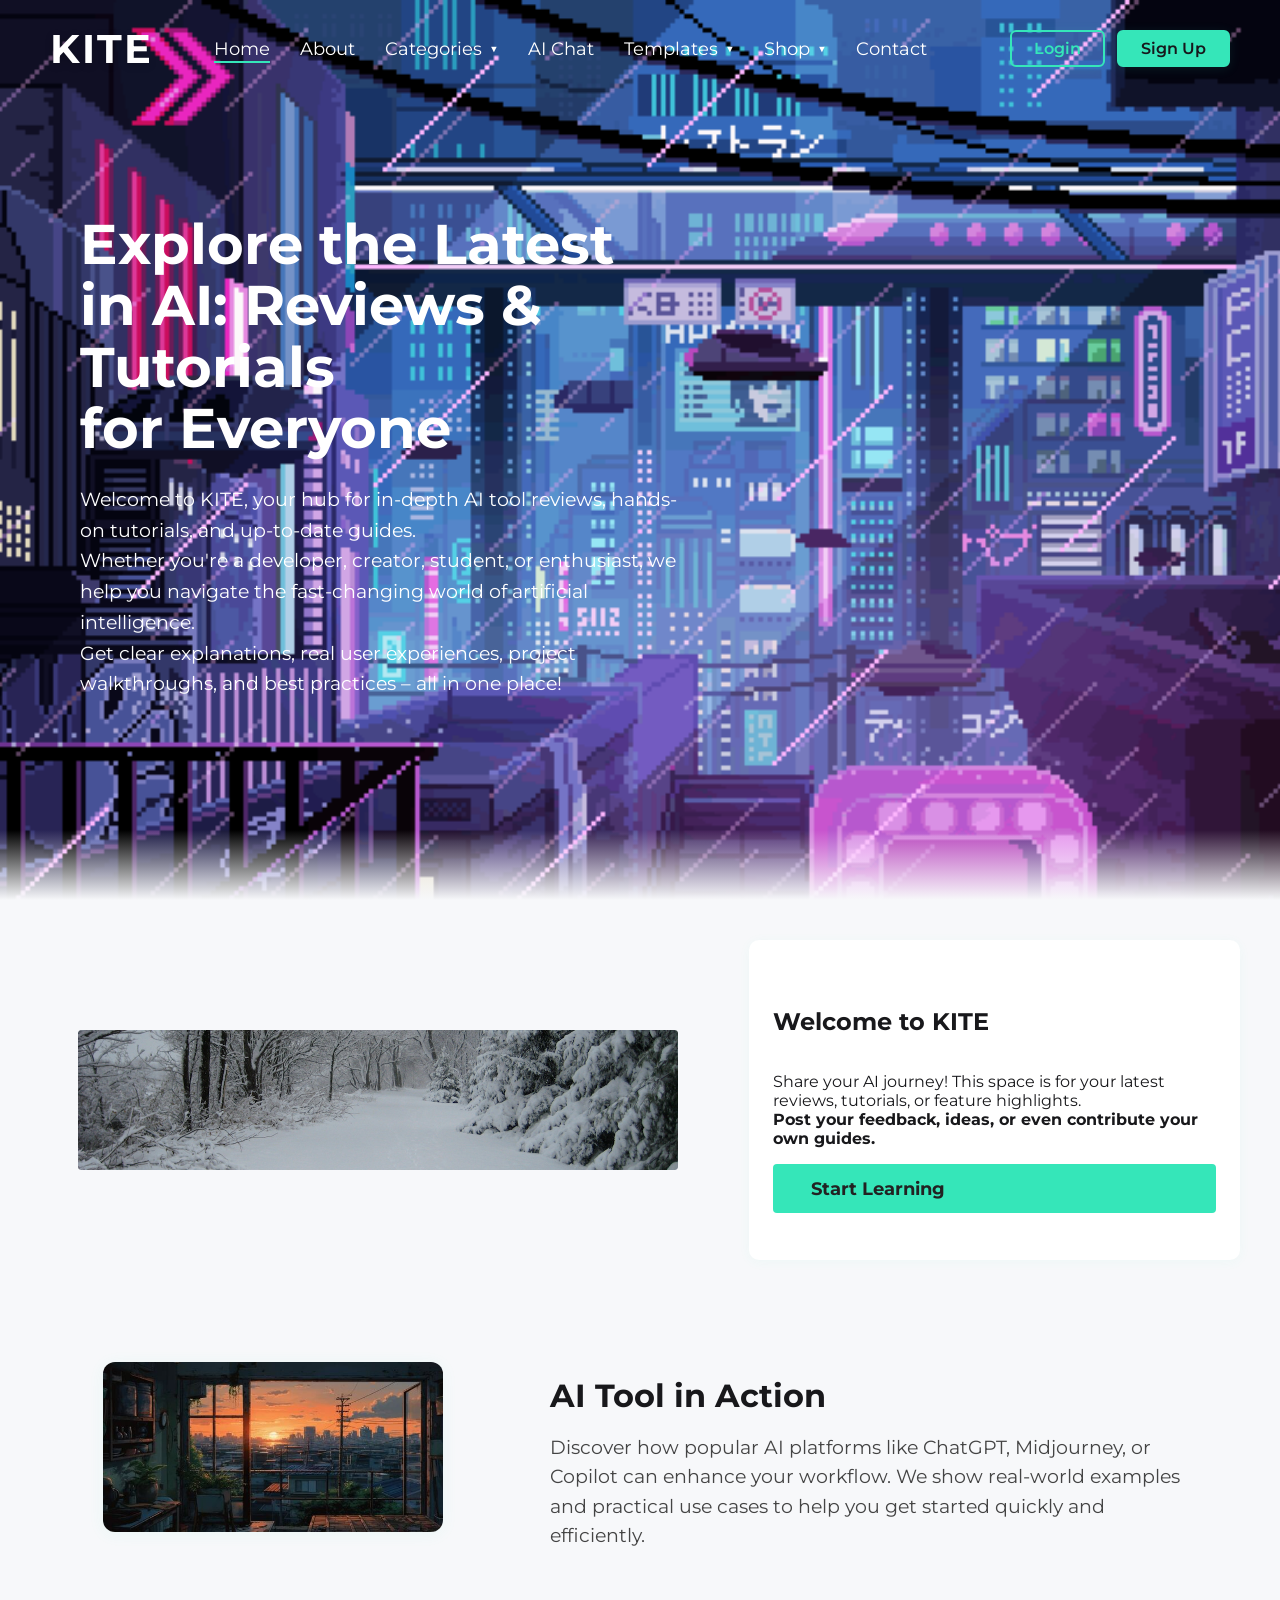
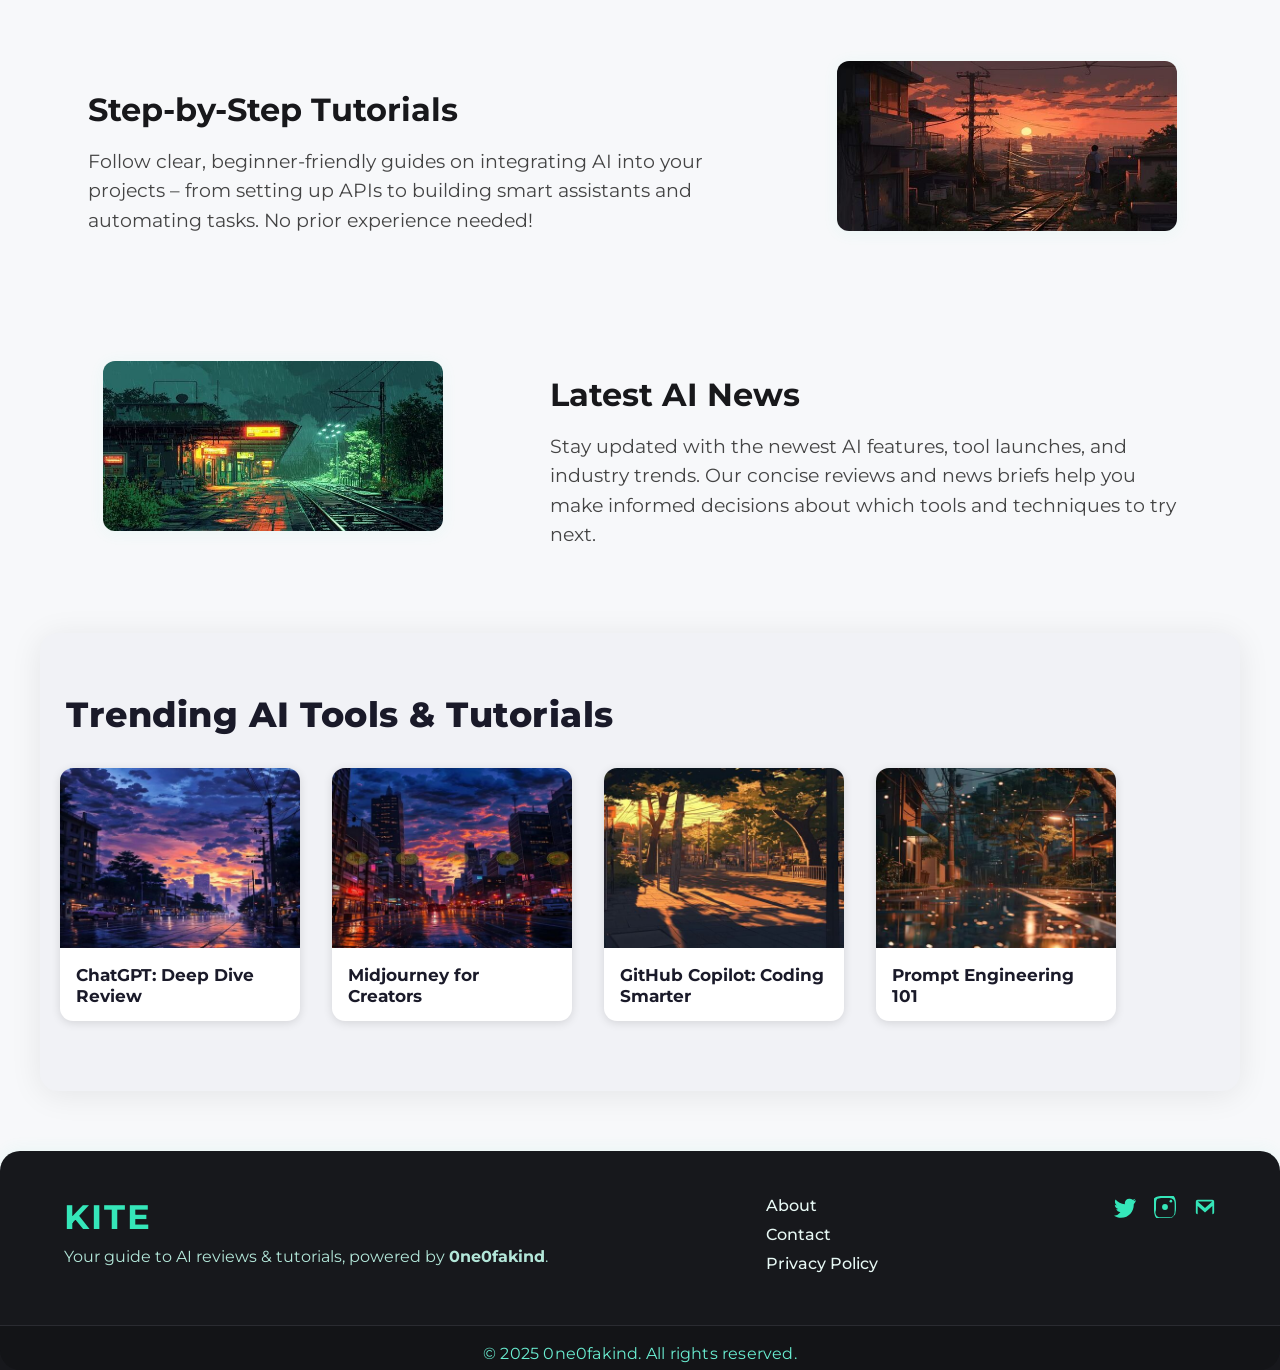
<file: index.html>
<!DOCTYPE html>
<html lang="en">
<head>
  <meta charset="UTF-8">
  <title>KITE – AI Reviews & Tutorials</title>
  <meta name="viewport" content="width=device-width, initial-scale=1.0">
  <link href="styles.css" rel="stylesheet">
  <link href="https://fonts.googleapis.com/css?family=Montserrat:400,700&display=swap" rel="stylesheet">
</head>
<body>
  <!-- Navbar -->
  <nav class="navbar">
    <div class="logo">KITE</div>
    <button class="nav-toggle" aria-label="Open menu">&#9776;</button>
    <ul class="nav-links">
      <li><a href="index.html" class="active">Home</a></li>
      <li><a href="about.html">About</a></li>
      <li class="dropdown">
        <button class="dropdown-toggle">Categories<span>&#x25BC;</span></button>
        <ul class="dropdown-menu">
          <li><a href="#">AI Tools</a></li>
          <li><a href="#">AI Tutorials</a></li>
          <li><a href="#">Productivity</a></li>
          <li><a href="#">Coding with AI</a></li>
          <li><a href="/web_dev/AI Chat/ai-assistant.html">AI Chat</a></li>
        </ul>
      </li>
      <li><a href="#">AI Chat</a></li>
      <li class="dropdown">
        <button class="dropdown-toggle">Templates <span>&#x25BC;</span></button>
        <ul class="dropdown-menu">
          <li><a href="#">Prompt Templates</a></li>
          <li><a href="#">Project Setups</a></li>
          <li><a href="#">API Integrations</a></li>
        </ul>
      </li>
      <li class="dropdown">
        <button class="dropdown-toggle">Shop <span>&#x25BC;</span></button>
        <ul class="dropdown-menu">
          <li><a href="#">Buy AI Guides</a></li>
          <li><a href="#">Purchase Tutorials</a></li>
          <li><a href="#">AI Resources</a></li>
        </ul>
      </li>
      <li><a href="contact.html">Contact</a></li>
    </ul>
    <div class="auth-actions">
      <a href="/web_dev/Login/login.html" class="auth-btn login-btn">Login</a>
      <a href="/web_dev/Signup/signup.html" class="auth-btn signup-btn">Sign Up</a>
    </div>
  </nav>

  <!-- Hero section with static background -->
  <section class="hero">
    <div class="hero-bg-static"></div>
    <div class="hero-content">
      <h1>Explore the Latest in AI: Reviews &amp; Tutorials<br>for Everyone</h1>
      <p>
        Welcome to KITE, your hub for in-depth AI tool reviews, hands-on tutorials, and up-to-date guides.<br>
        Whether you're a developer, creator, student, or enthusiast, we help you navigate the fast-changing world of artificial intelligence.<br>
        Get clear explanations, real user experiences, project walkthroughs, and best practices – all in one place!
      </p>
    </div>
    <div class="hero-fade-bottom"></div>
  </section>

  <!-- Slider + Content Side by Side Section -->
  <section class="slider-content-row">
    <!-- Left: Slider area -->
    <div class="slider-col">
      <div class="gallery-slider">
        <div class="gallery-main">
          <img id="mainImage" src="1.jpg" alt="Gallery Image">
        </div>
      </div>
    </div>
    <!-- Right: Content area -->
    <div class="content-col">
      <h2>Welcome to KITE</h2>
      <p>
        Share your AI journey! This space is for your latest reviews, tutorials, or feature highlights.<br>
        <strong>Post your feedback, ideas, or even contribute your own guides.</strong>
      </p>
      <a href="#" class="cta-btn">Start Learning</a>
    </div>
  </section>

  <!-- Alternating Info Rows -->
  <section class="info-row">
    <div class="info-image">
      <img src="c1.jpg" alt="AI Tool in Action">
    </div>
    <div class="info-text">
      <h3>AI Tool in Action</h3>
      <p>Discover how popular AI platforms like ChatGPT, Midjourney, or Copilot can enhance your workflow. We show real-world examples and practical use cases to help you get started quickly and efficiently.</p>
    </div>
  </section>

  <section class="info-row reverse">
    <div class="info-image">
      <img src="c2.jpg" alt="Step-by-Step Tutorials">
    </div>
    <div class="info-text">
      <h3>Step-by-Step Tutorials</h3>
      <p>Follow clear, beginner-friendly guides on integrating AI into your projects – from setting up APIs to building smart assistants and automating tasks. No prior experience needed!</p>
    </div>
  </section>

  <section class="info-row">
    <div class="info-image">
      <img src="c3.jpg" alt="Latest AI News">
    </div>
    <div class="info-text">
      <h3>Latest AI News</h3>
      <p>Stay updated with the newest AI features, tool launches, and industry trends. Our concise reviews and news briefs help you make informed decisions about which tools and techniques to try next.</p>
    </div>
  </section>

  <!-- Trending Section (Game-style Cards) -->
  <section class="trending-section-alt">
    <h2 class="trending-headline">Trending AI Tools & Tutorials</h2>
    <div class="trending-cards-row">
      <div class="trend-card-alt">
        <img src="T1.jpg" alt="ChatGPT Review">
        <div class="trend-card-alt-info">
          <h3>ChatGPT: Deep Dive Review</h3>
        </div>
      </div>
      <div class="trend-card-alt">
        <img src="T2.jpg" alt="Midjourney Guide">
        <div class="trend-card-alt-info">
          <h3>Midjourney for Creators</h3>
        </div>
      </div>
      <div class="trend-card-alt">
        <img src="T3.jpg" alt="Copilot Coding">
        <div class="trend-card-alt-info">
          <h3>GitHub Copilot: Coding Smarter</h3>
        </div>
      </div>
      <div class="trend-card-alt">
        <img src="T4.jpg" alt="Prompt Engineering">
        <div class="trend-card-alt-info">
          <h3>Prompt Engineering 101</h3>
        </div>
      </div>
      <!-- Add more cards as needed -->
    </div>
  </section>

  <!-- Footer Start -->
  <footer class="site-footer">
    <div class="footer-container">
      <div class="footer-brand">
        <span class="footer-logo">KITE</span>
        <p class="footer-description">
          Your guide to AI reviews & tutorials, powered by <strong>0ne0fakind</strong>.
        </p>
      </div>
      <nav class="footer-links">
        <a href="about.html">About</a>
        <a href="contact.html">Contact</a>
        <a href="P&P.html">Privacy Policy</a>
      </nav>
      <div class="footer-social">
        <a href="https://twitter.com/" target="_blank" aria-label="Twitter">
          <svg width="22" height="22" fill="#35e6b9" viewBox="0 0 24 24"><path d="M24 4.56a9.93 9.93 0 0 1-2.83.78A4.94 4.94 0 0 0 23.34 3c-.94.56-1.97.97-3.07 1.19A4.92 4.92 0 0 0 16.67 3c-2.7 0-4.89 2.18-4.89 4.88 0 .38.04.75.12 1.1C7.69 8.8 4.07 6.85 1.64 3.88c-.41.7-.63 1.5-.63 2.36 0 1.63.83 3.06 2.08 3.89a4.92 4.92 0 0 1-2.22-.62v.06c0 2.28 1.63 4.18 3.8 4.62a5.05 5.05 0 0 1-2.21.08c.62 1.93 2.42 3.34 4.56 3.37A9.87 9.87 0 0 1 0 21.54c2.18 1.4 4.77 2.22 7.56 2.22 9.05 0 14-7.5 14-14v-.64A9.94 9.94 0 0 0 24 4.56z"/></svg>
        </a>
        <a href="https://instagram.com/" target="_blank" aria-label="Instagram">
          <svg width="22" height="22" fill="#35e6b9" viewBox="0 0 24 24"><path d="M12 2.2c3.2 0 3.584.012 4.847.07 1.17.056 1.97.24 2.43.405a4.92 4.92 0 0 1 1.77 1.02 4.92 4.92 0 0 1 1.02 1.77c.165.46.349 1.26.405 2.43.058 1.263.07 1.647.07 4.847s-.012 3.584-.07 4.847c-.056 1.17-.24 1.97-.405 2.43a4.92 4.92 0 0 1-1.02 1.77 4.92 4.92 0 0 1-1.77 1.02c-.46.165-1.26.349-2.43.405-1.263.058-1.647.07-4.847.07s-3.584-.012-4.847-.07c-1.17-.056-1.97-.24-2.43-.405a4.92 4.92 0 0 1-1.77-1.02 4.92 4.92 0 0 1-1.02-1.77c-.165-.46-.349-1.26-.405-2.43C2.212 15.584 2.2 15.2 2.2 12s.012-3.584.07-4.847c.056-1.17.24-1.97.405-2.43a4.92 4.92 0 0 1 1.02-1.77A4.92 4.92 0 0 1 5.395 2.7c.46-.165 1.26-.349 2.43-.405C8.416 2.212 8.8 2.2 12 2.2zm0-2.2C8.74 0 8.332.012 7.052.07c-1.276.058-2.147.25-2.89.53A7.07 7.07 0 0 0 .6 2.163a7.07 7.07 0 0 0-1.563 1.563c-.28.743-.472 1.614-.53 2.89C.012 8.332 0 8.74 0 12c0 3.26.012 3.668.07 4.948.058 1.276.25 2.147.53 2.89A7.07 7.07 0 0 0 2.163 23.4a7.07 7.07 0 0 0 1.563 1.563c.743.28 1.614.472 2.89.53C8.332 23.988 8.74 24 12 24s3.668-.012 4.948-.07c1.276-.058 2.147-.25 2.89-.53a7.07 7.07 0 0 0 1.563-1.563 7.07 7.07 0 0 0 1.563-1.563c.28-.743.472-1.614.53-2.89C23.988 15.668 24 15.26 24 12c0-3.26-.012-3.668-.07-4.948-.058-1.276-.25-2.147-.53-2.89A7.07 7.07 0 0 0 21.837.6 7.07 7.07 0 0 0 20.274-.963c-.743-.28-1.614-.472-2.89-.53C15.668.012 15.26 0 12 0z"/><circle cx="12" cy="12" r="3.2"/><circle cx="18.406" cy="5.594" r="1.44"/></svg>
        </a>
        <a href="mailto:your@email.com" aria-label="Email">
          <svg width="22" height="22" fill="#35e6b9" viewBox="0 0 24 24"><path d="M20 4H4a2 2 0 0 0-2 2v12a2 2 0 0 0 2 2h16a2 2 0 0 0 2-2V6a2 2 0 0 0-2-2zm0 2v.01L12 13 4 6.01V6h16zM4 20v-9l8 7 8-7v9H4z"/></svg>
        </a>
      </div>
    </div>
    <div class="footer-bottom">
      <span>© 2025 0ne0fakind. All rights reserved.</span>
    </div>
  </footer>
  <!-- Footer End -->

  <script src="command.js"></script>
</body>
</html>
</file>
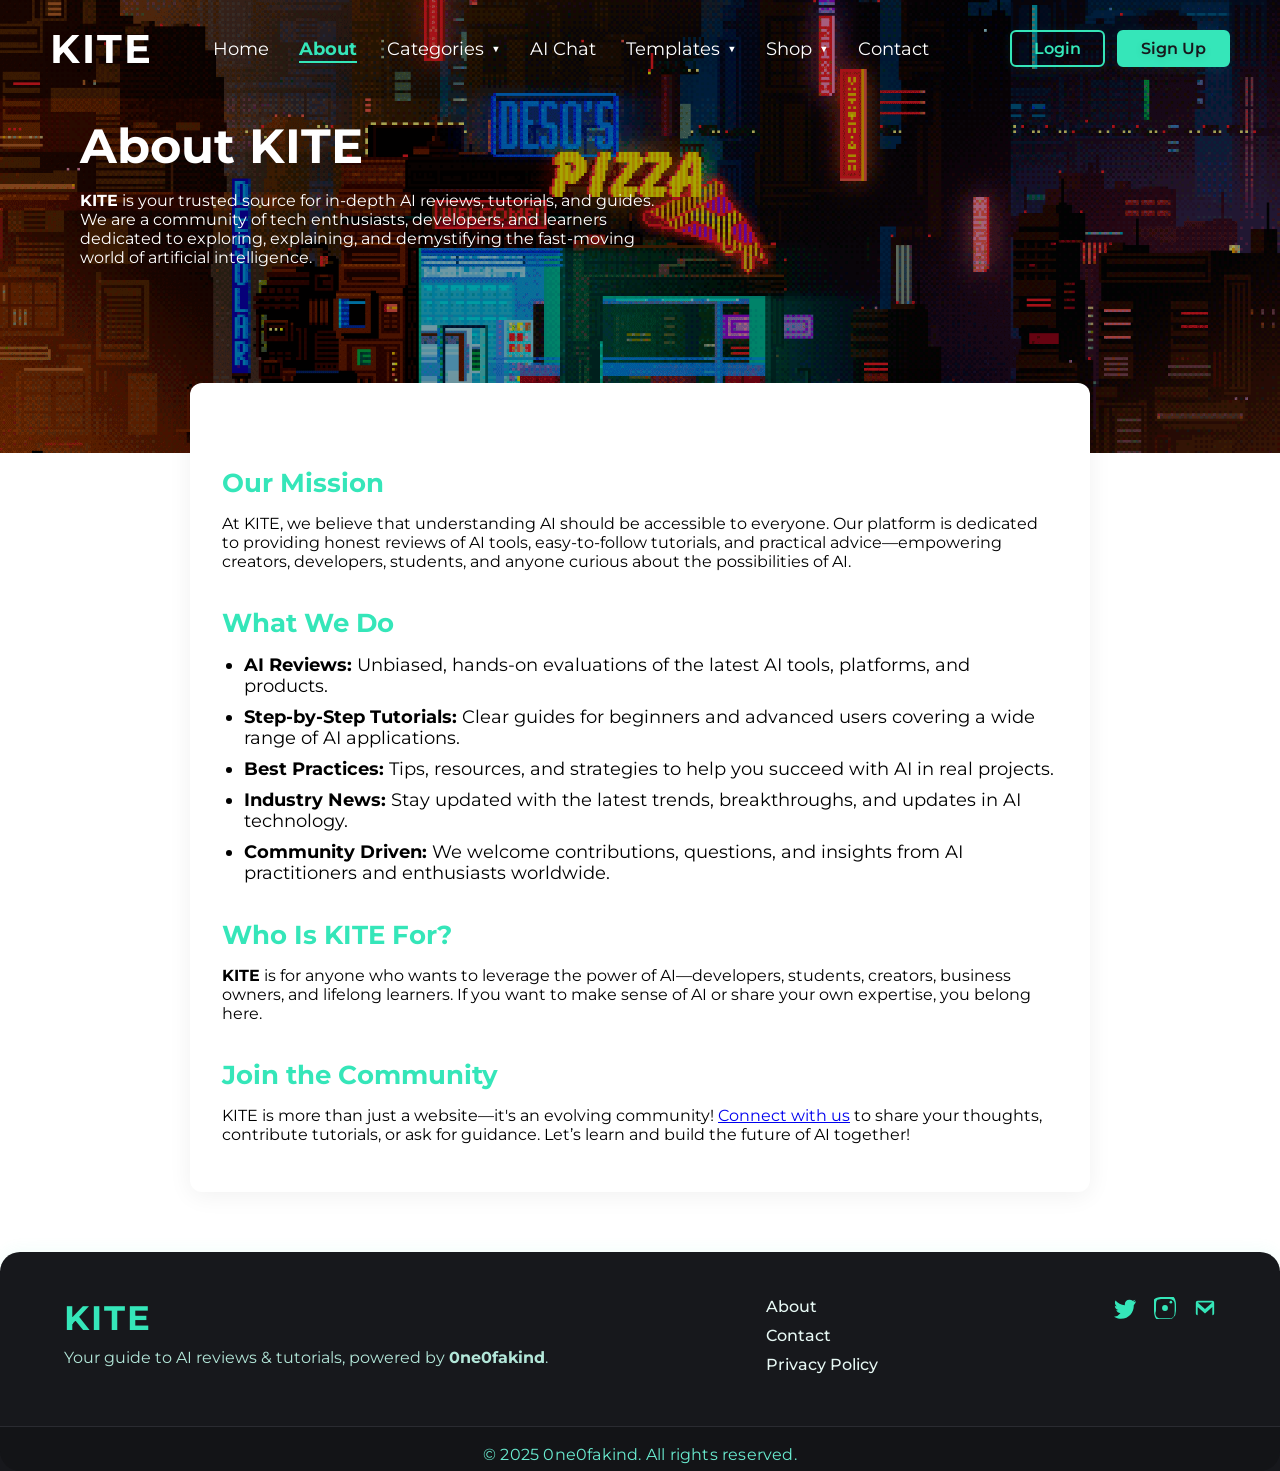
<file: about.html>
<!DOCTYPE html>
<html lang="en">
<head>
  <meta charset="UTF-8">
  <title>About – KITE</title>
  <meta name="viewport" content="width=device-width, initial-scale=1.0">
  <link href="about-styles.css" rel="stylesheet">
  <link href="https://fonts.googleapis.com/css?family=Montserrat:400,700&display=swap" rel="stylesheet">
</head>
<body>
  <!-- Navbar -->
  <nav class="navbar">
    <div class="logo">KITE</div>
    <ul class="nav-links">
      <li><a href="index.html">Home</a></li>
      <li><a href="#" class="active">About</a></li>
      <li class="dropdown">
        <button class="dropdown-toggle">Categories<span>&#x25BC;</span></button>
        <ul class="dropdown-menu">
          <li><a href="#">AI Tools</a></li>
          <li><a href="#">AI Tutorials</a></li>
          <li><a href="#">Productivity</a></li>
          <li><a href="#">Coding with AI</a></li>
        </ul>
      </li>
      <li><a href="/web_dev/AI Chat/ai-assistant.html">AI Chat</a></li>
      <li class="dropdown">
        <button class="dropdown-toggle">Templates <span>&#x25BC;</span></button>
        <ul class="dropdown-menu">
          <li><a href="#">Prompt Templates</a></li>
          <li><a href="#">Project Setups</a></li>
          <li><a href="#">API Integrations</a></li>
        </ul>
      </li>
      <li class="dropdown">
        <button class="dropdown-toggle">Shop <span>&#x25BC;</span></button>
        <ul class="dropdown-menu">
          <li><a href="#">Buy AI Guides</a></li>
          <li><a href="#">Purchase Tutorials</a></li>
          <li><a href="#">AI Resources</a></li>
        </ul>
      </li>
      <li><a href="contact.html">Contact</a></li>
    </ul>
    <div class="auth-actions">
      <a href="/web_dev/Login/login.html" class="auth-btn login-btn">Login</a>
      <a href="/web_dev/Signup/signup.html" class="auth-btn signup-btn">Sign Up</a>
    </div>
  </nav>

  <!-- About Hero Section -->
  <section class="hero about-hero">
    <div class="hero-bg"></div>
    <div class="hero-content">
      <h1>About KITE</h1>
      <p>
        <b>KITE</b> is your trusted source for in-depth AI reviews, tutorials, and guides. We are a community of tech enthusiasts, developers, and learners dedicated to exploring, explaining, and demystifying the fast-moving world of artificial intelligence.
      </p>
    </div>
  </section>

  <!-- About Main Content -->
  <section class="about-main">
    <div class="about-content">
      <h2>Our Mission</h2>
      <p>
        At KITE, we believe that understanding AI should be accessible to everyone. Our platform is dedicated to providing honest reviews of AI tools, easy-to-follow tutorials, and practical advice—empowering creators, developers, students, and anyone curious about the possibilities of AI.
      </p>

      <h2>What We Do</h2>
      <ul>
        <li><b>AI Reviews:</b> Unbiased, hands-on evaluations of the latest AI tools, platforms, and products.</li>
        <li><b>Step-by-Step Tutorials:</b> Clear guides for beginners and advanced users covering a wide range of AI applications.</li>
        <li><b>Best Practices:</b> Tips, resources, and strategies to help you succeed with AI in real projects.</li>
        <li><b>Industry News:</b> Stay updated with the latest trends, breakthroughs, and updates in AI technology.</li>
        <li><b>Community Driven:</b> We welcome contributions, questions, and insights from AI practitioners and enthusiasts worldwide.</li>
      </ul>

      <h2>Who Is KITE For?</h2>
      <p>
        <b>KITE</b> is for anyone who wants to leverage the power of AI—developers, students, creators, business owners, and lifelong learners. If you want to make sense of AI or share your own expertise, you belong here.
      </p>

      <h2>Join the Community</h2>
      <p>
        KITE is more than just a website—it's an evolving community! <a href="/web_dev/Contact/contact.html">Connect with us</a> to share your thoughts, contribute tutorials, or ask for guidance. Let’s learn and build the future of AI together!
      </p>
    </div>
  </section>

  <!-- Footer Start -->
  <footer class="site-footer">
    <div class="footer-container">
      <div class="footer-brand">
        <span class="footer-logo">KITE</span>
        <p class="footer-description">
          Your guide to AI reviews & tutorials, powered by <strong>0ne0fakind</strong>.
        </p>
      </div>
      <nav class="footer-links">
        <a href="about.html">About</a>
        <a href="contact.html">Contact</a>
        <a href="P&P.html">Privacy Policy</a>
      </nav>
      <div class="footer-social">
        <a href="https://twitter.com/" target="_blank" aria-label="Twitter">
          <svg width="22" height="22" fill="#35e6b9" viewBox="0 0 24 24"><path d="M24 4.56a9.93 9.93 0 0 1-2.83.78A4.94 4.94 0 0 0 23.34 3c-.94.56-1.97.97-3.07 1.19A4.92 4.92 0 0 0 16.67 3c-2.7 0-4.89 2.18-4.89 4.88 0 .38.04.75.12 1.1C7.69 8.8 4.07 6.85 1.64 3.88c-.41.7-.63 1.5-.63 2.36 0 1.63.83 3.06 2.08 3.89a4.92 4.92 0 0 1-2.22-.62v.06c0 2.28 1.63 4.18 3.8 4.62a5.05 5.05 0 0 1-2.21.08c.62 1.93 2.42 3.34 4.56 3.37A9.87 9.87 0 0 1 0 21.54c2.18 1.4 4.77 2.22 7.56 2.22 9.05 0 14-7.5 14-14v-.64A9.94 9.94 0 0 0 24 4.56z"/></svg>
        </a>
        <a href="https://instagram.com/" target="_blank" aria-label="Instagram">
          <svg width="22" height="22" fill="#35e6b9" viewBox="0 0 24 24"><path d="M12 2.2c3.2 0 3.584.012 4.847.07 1.17.056 1.97.24 2.43.405a4.92 4.92 0 0 1 1.77 1.02 4.92 4.92 0 0 1 1.02 1.77c.165.46.349 1.26.405 2.43.058 1.263.07 1.647.07 4.847s-.012 3.584-.07 4.847c-.056 1.17-.24 1.97-.405 2.43a4.92 4.92 0 0 1-1.02 1.77 4.92 4.92 0 0 1-1.77 1.02c-.46.165-1.26.349-2.43.405-1.263.058-1.647.07-4.847.07s-3.584-.012-4.847-.07c-1.17-.056-1.97-.24-2.43-.405a4.92 4.92 0 0 1-1.77-1.02 4.92 4.92 0 0 1-1.02-1.77c-.165-.46-.349-1.26-.405-2.43C2.212 15.584 2.2 15.2 2.2 12s.012-3.584.07-4.847c.056-1.17.24-1.97.405-2.43a4.92 4.92 0 0 1 1.02-1.77A4.92 4.92 0 0 1 5.395 2.7c.46-.165 1.26-.349 2.43-.405C8.416 2.212 8.8 2.2 12 2.2zm0-2.2C8.74 0 8.332.012 7.052.07c-1.276.058-2.147.25-2.89.53A7.07 7.07 0 0 0 .6 2.163a7.07 7.07 0 0 0-1.563 1.563c-.28.743-.472 1.614-.53 2.89C.012 8.332 0 8.74 0 12c0 3.26.012 3.668.07 4.948.058 1.276.25 2.147.53 2.89A7.07 7.07 0 0 0 2.163 23.4a7.07 7.07 0 0 0 1.563 1.563c.743.28 1.614.472 2.89.53C8.332 23.988 8.74 24 12 24s3.668-.012 4.948-.07c1.276-.058 2.147-.25 2.89-.53a7.07 7.07 0 0 0 1.563-1.563 7.07 7.07 0 0 0 1.563-1.563c.28-.743.472-1.614.53-2.89C23.988 15.668 24 15.26 24 12c0-3.26-.012-3.668-.07-4.948-.058-1.276-.25-2.147-.53-2.89A7.07 7.07 0 0 0 21.837.6 7.07 7.07 0 0 0 20.274-.963c-.743-.28-1.614-.472-2.89-.53C15.668.012 15.26 0 12 0z"/><circle cx="12" cy="12" r="3.2"/><circle cx="18.406" cy="5.594" r="1.44"/></svg>
        </a>
        <a href="mailto:your@email.com" aria-label="Email">
          <svg width="22" height="22" fill="#35e6b9" viewBox="0 0 24 24"><path d="M20 4H4a2 2 0 0 0-2 2v12a2 2 0 0 0 2 2h16a2 2 0 0 0 2-2V6a2 2 0 0 0-2-2zm0 2v.01L12 13 4 6.01V6h16zM4 20v-9l8 7 8-7v9H4z"/></svg>
        </a>
      </div>
    </div>
    <div class="footer-bottom">
      <span>© 2025 0ne0fakind. All rights reserved.</span>
    </div>
  </footer>
  <!-- Footer End -->

  <script src="about-scripts.js"></script>
</body>
</html>
</file>
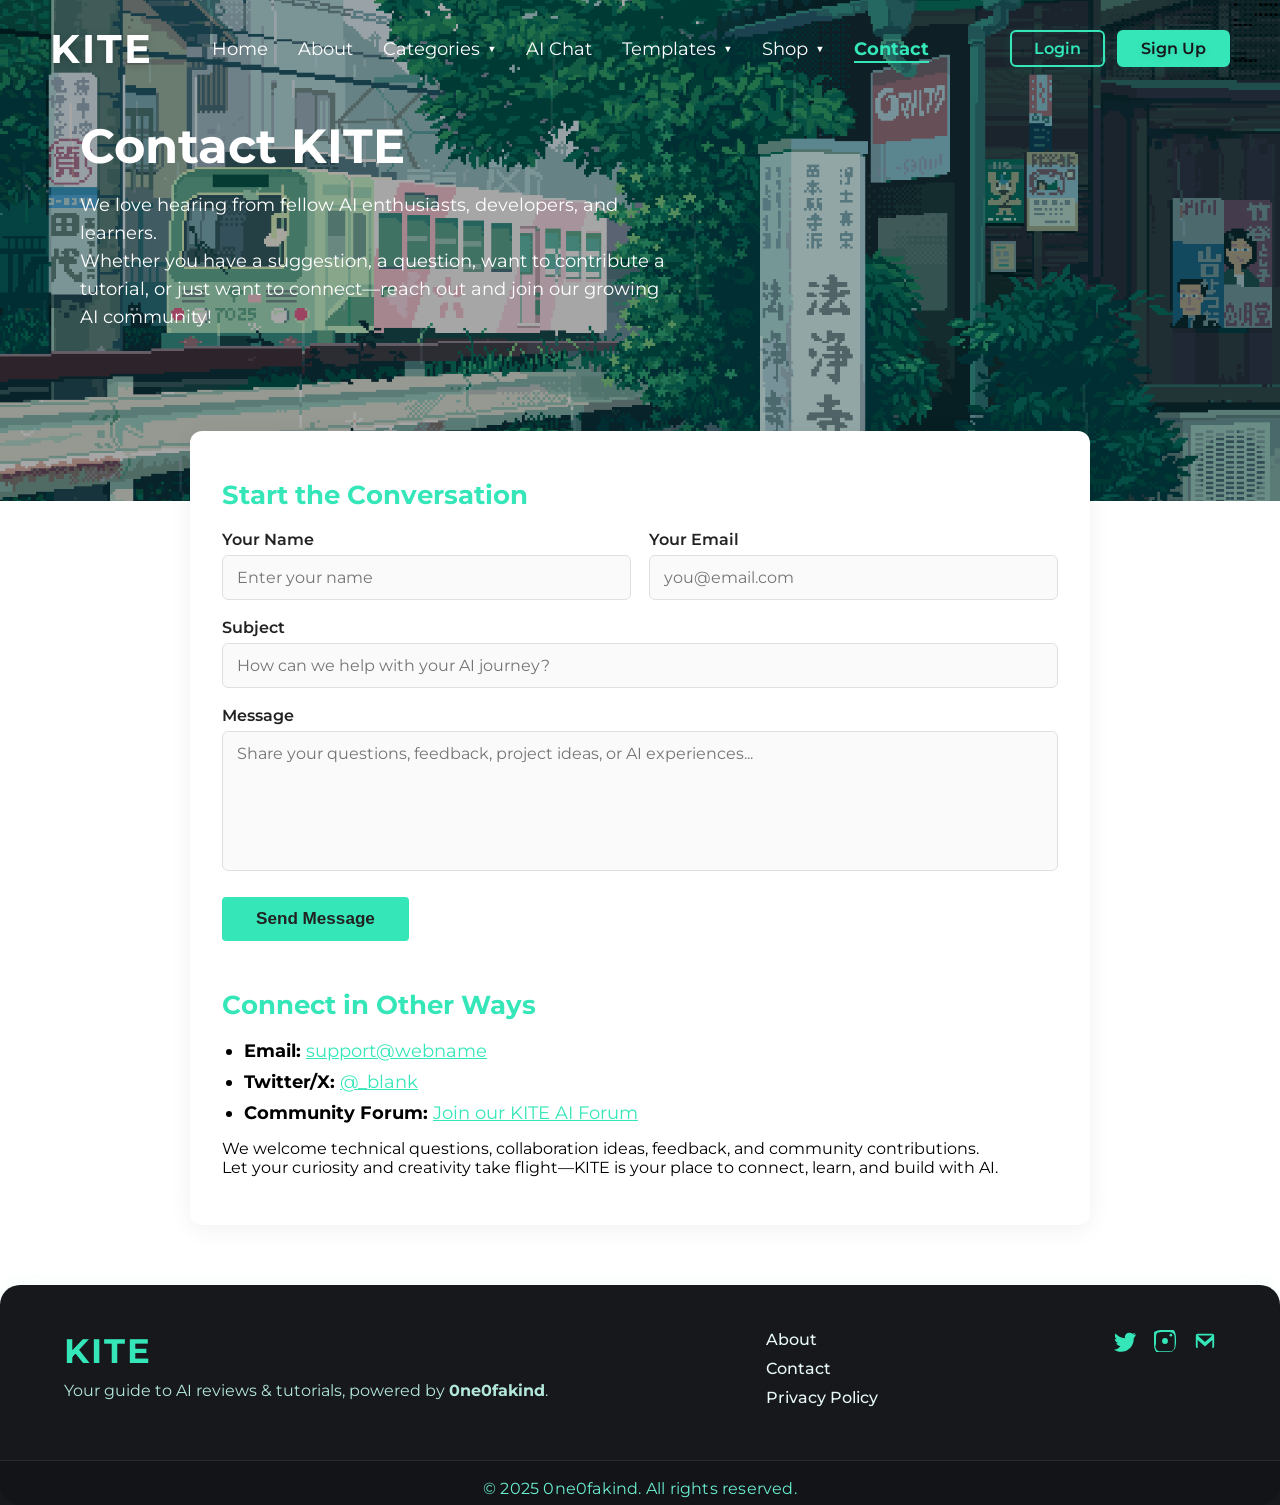
<file: contact.html>
<!DOCTYPE html>
<html lang="en">
<head>
  <meta charset="UTF-8">
  <title>Contact – KITE</title>
  <meta name="viewport" content="width=device-width, initial-scale=1.0">
  <link href="contact-styles.css" rel="stylesheet">
  <link href="https://fonts.googleapis.com/css?family=Montserrat:400,700&display=swap" rel="stylesheet">
</head>
<body>
  <!-- Navbar -->
  <nav class="navbar">
    <div class="logo">KITE</div>
    <ul class="nav-links">
      <li><a href="index.html">Home</a></li>
      <li><a href="about.html">About</a></li>
      <li class="dropdown">
        <button class="dropdown-toggle">Categories<span>&#x25BC;</span></button>
        <ul class="dropdown-menu">
          <li><a href="#">AI Tools</a></li>
          <li><a href="#">AI Tutorials</a></li>
          <li><a href="#">Productivity</a></li>
          <li><a href="#">Coding with AI</a></li>
        </ul>
      </li>
      <li><a href="/web_dev/AI Chat/ai-assistant.html">AI Chat</a></li>
      <li class="dropdown">
        <button class="dropdown-toggle">Templates <span>&#x25BC;</span></button>
        <ul class="dropdown-menu">
          <li><a href="#">Prompt Templates</a></li>
          <li><a href="#">Project Setups</a></li>
          <li><a href="#">API Integrations</a></li>
        </ul>
      </li>
      <li class="dropdown">
        <button class="dropdown-toggle">Shop <span>&#x25BC;</span></button>
        <ul class="dropdown-menu">
          <li><a href="#">Buy AI Guides</a></li>
          <li><a href="#">Purchase Tutorials</a></li>
          <li><a href="#">AI Resources</a></li>
        </ul>
      </li>
      <li><a href="#" class="active">Contact</a></li>
    </ul>
    <div class="auth-actions">
      <a href="/web_dev/Login/login.html" class="auth-btn login-btn">Login</a>
      <a href="/web_dev/Signup/signup.html" class="auth-btn signup-btn">Sign Up</a>
    </div>
  </nav>

  <!-- Contact Hero Section -->
  <section class="hero contact-hero">
    <div class="hero-bg"></div>
    <div class="hero-content">
      <h1>Contact KITE</h1>
      <p>
        We love hearing from fellow AI enthusiasts, developers, and learners.<br>
        Whether you have a suggestion, a question, want to contribute a tutorial, or just want to connect—reach out and join our growing AI community!
      </p>
    </div>
  </section>

  <!-- Contact Main Content -->
  <section class="contact-main">
    <div class="contact-content">
      <h2>Start the Conversation</h2>
      <form class="contact-form" autocomplete="off" action="https://formspree.io/f/xeokjrog" method="POST">
        <div class="form-row">
          <div class="input-group">
            <label for="name">Your Name</label>
            <input type="text" id="name" name="name" placeholder="Enter your name" required>
          </div>
          <div class="input-group">
            <label for="email">Your Email</label>
            <input type="email" id="email" name="email" placeholder="you@email.com" required>
          </div>
        </div>
        <div class="input-group">
          <label for="subject">Subject</label>
          <input type="text" id="subject" name="subject" placeholder="How can we help with your AI journey?" required>
        </div>
        <div class="input-group">
          <label for="message">Message</label>
          <textarea id="message" name="message" rows="6" placeholder="Share your questions, feedback, project ideas, or AI experiences..." required></textarea>
        </div>
        <button type="submit" class="cta-btn">Send Message</button>
      </form>

      <div class="contact-details">
        <h2>Connect in Other Ways</h2>
        <ul>
          <li>
            <b>Email:</b> <a href="mailto:support@webname">support@webname</a>
          </li>
          <li>
            <b>Twitter/X:</b> <a href="https://twitter.com/" target="_blank">@_blank</a>
          </li>
          <li>
            <b>Community Forum:</b> <a href="#">Join our KITE AI Forum</a>
          </li>
        </ul>
        <p>
          We welcome technical questions, collaboration ideas, feedback, and community contributions.<br>
          Let your curiosity and creativity take flight—KITE is your place to connect, learn, and build with AI.
        </p>
      </div>
    </div>
  </section>

  <!-- Footer Start -->
  <footer class="site-footer">
    <div class="footer-container">
      <div class="footer-brand">
        <span class="footer-logo">KITE</span>
        <p class="footer-description">
          Your guide to AI reviews & tutorials, powered by <strong>0ne0fakind</strong>.
        </p>
      </div>
      <nav class="footer-links">
        <a href="about.html">About</a>
        <a href="contact.html">Contact</a>
        <a href="P&P.html">Privacy Policy</a>
      </nav>
      <div class="footer-social">
        <a href="https://twitter.com/" target="_blank" aria-label="Twitter">
          <svg width="22" height="22" fill="#35e6b9" viewBox="0 0 24 24"><path d="M24 4.56a9.93 9.93 0 0 1-2.83.78A4.94 4.94 0 0 0 23.34 3c-.94.56-1.97.97-3.07 1.19A4.92 4.92 0 0 0 16.67 3c-2.7 0-4.89 2.18-4.89 4.88 0 .38.04.75.12 1.1C7.69 8.8 4.07 6.85 1.64 3.88c-.41.7-.63 1.5-.63 2.36 0 1.63.83 3.06 2.08 3.89a4.92 4.92 0 0 1-2.22-.62v.06c0 2.28 1.63 4.18 3.8 4.62a5.05 5.05 0 0 1-2.21.08c.62 1.93 2.42 3.34 4.56 3.37A9.87 9.87 0 0 1 0 21.54c2.18 1.4 4.77 2.22 7.56 2.22 9.05 0 14-7.5 14-14v-.64A9.94 9.94 0 0 0 24 4.56z"/></svg>
        </a>
        <a href="https://instagram.com/" target="_blank" aria-label="Instagram">
          <svg width="22" height="22" fill="#35e6b9" viewBox="0 0 24 24"><path d="M12 2.2c3.2 0 3.584.012 4.847.07 1.17.056 1.97.24 2.43.405a4.92 4.92 0 0 1 1.77 1.02 4.92 4.92 0 0 1 1.02 1.77c.165.46.349 1.26.405 2.43.058 1.263.07 1.647.07 4.847s-.012 3.584-.07 4.847c-.056 1.17-.24 1.97-.405 2.43a4.92 4.92 0 0 1-1.02 1.77 4.92 4.92 0 0 1-1.77 1.02c-.46.165-1.26.349-2.43.405-1.263.058-1.647.07-4.847.07s-3.584-.012-4.847-.07c-1.17-.056-1.97-.24-2.43-.405a4.92 4.92 0 0 1-1.77-1.02 4.92 4.92 0 0 1-1.02-1.77c-.165-.46-.349-1.26-.405-2.43C2.212 15.584 2.2 15.2 2.2 12s.012-3.584.07-4.847c.056-1.17.24-1.97.405-2.43a4.92 4.92 0 0 1 1.02-1.77A4.92 4.92 0 0 1 5.395 2.7c.46-.165 1.26-.349 2.43-.405C8.416 2.212 8.8 2.2 12 2.2zm0-2.2C8.74 0 8.332.012 7.052.07c-1.276.058-2.147.25-2.89.53A7.07 7.07 0 0 0 .6 2.163a7.07 7.07 0 0 0-1.563 1.563c-.28.743-.472 1.614-.53 2.89C.012 8.332 0 8.74 0 12c0 3.26.012 3.668.07 4.948.058 1.276.25 2.147.53 2.89A7.07 7.07 0 0 0 2.163 23.4a7.07 7.07 0 0 0 1.563 1.563c.743.28 1.614.472 2.89.53C8.332 23.988 8.74 24 12 24s3.668-.012 4.948-.07c1.276-.058 2.147-.25 2.89-.53a7.07 7.07 0 0 0 1.563-1.563 7.07 7.07 0 0 0 1.563-1.563c.28-.743.472-1.614.53-2.89C23.988 15.668 24 15.26 24 12c0-3.26-.012-3.668-.07-4.948-.058-1.276-.25-2.147-.53-2.89A7.07 7.07 0 0 0 21.837.6 7.07 7.07 0 0 0 20.274-.963c-.743-.28-1.614-.472-2.89-.53C15.668.012 15.26 0 12 0z"/><circle cx="12" cy="12" r="3.2"/><circle cx="18.406" cy="5.594" r="1.44"/></svg>
        </a>
        <a href="mailto:your@email.com" aria-label="Email">
          <svg width="22" height="22" fill="#35e6b9" viewBox="0 0 24 24"><path d="M20 4H4a2 2 0 0 0-2 2v12a2 2 0 0 0 2 2h16a2 2 0 0 0 2-2V6a2 2 0 0 0-2-2zm0 2v.01L12 13 4 6.01V6h16zM4 20v-9l8 7 8-7v9H4z"/></svg>
        </a>
      </div>
    </div>
    <div class="footer-bottom">
      <span>© 2025 0ne0fakind. All rights reserved.</span>
    </div>
  </footer>
  <!-- Footer End -->

  <script src="contact-scripts.js"></script>
</body>
</html>
</file>
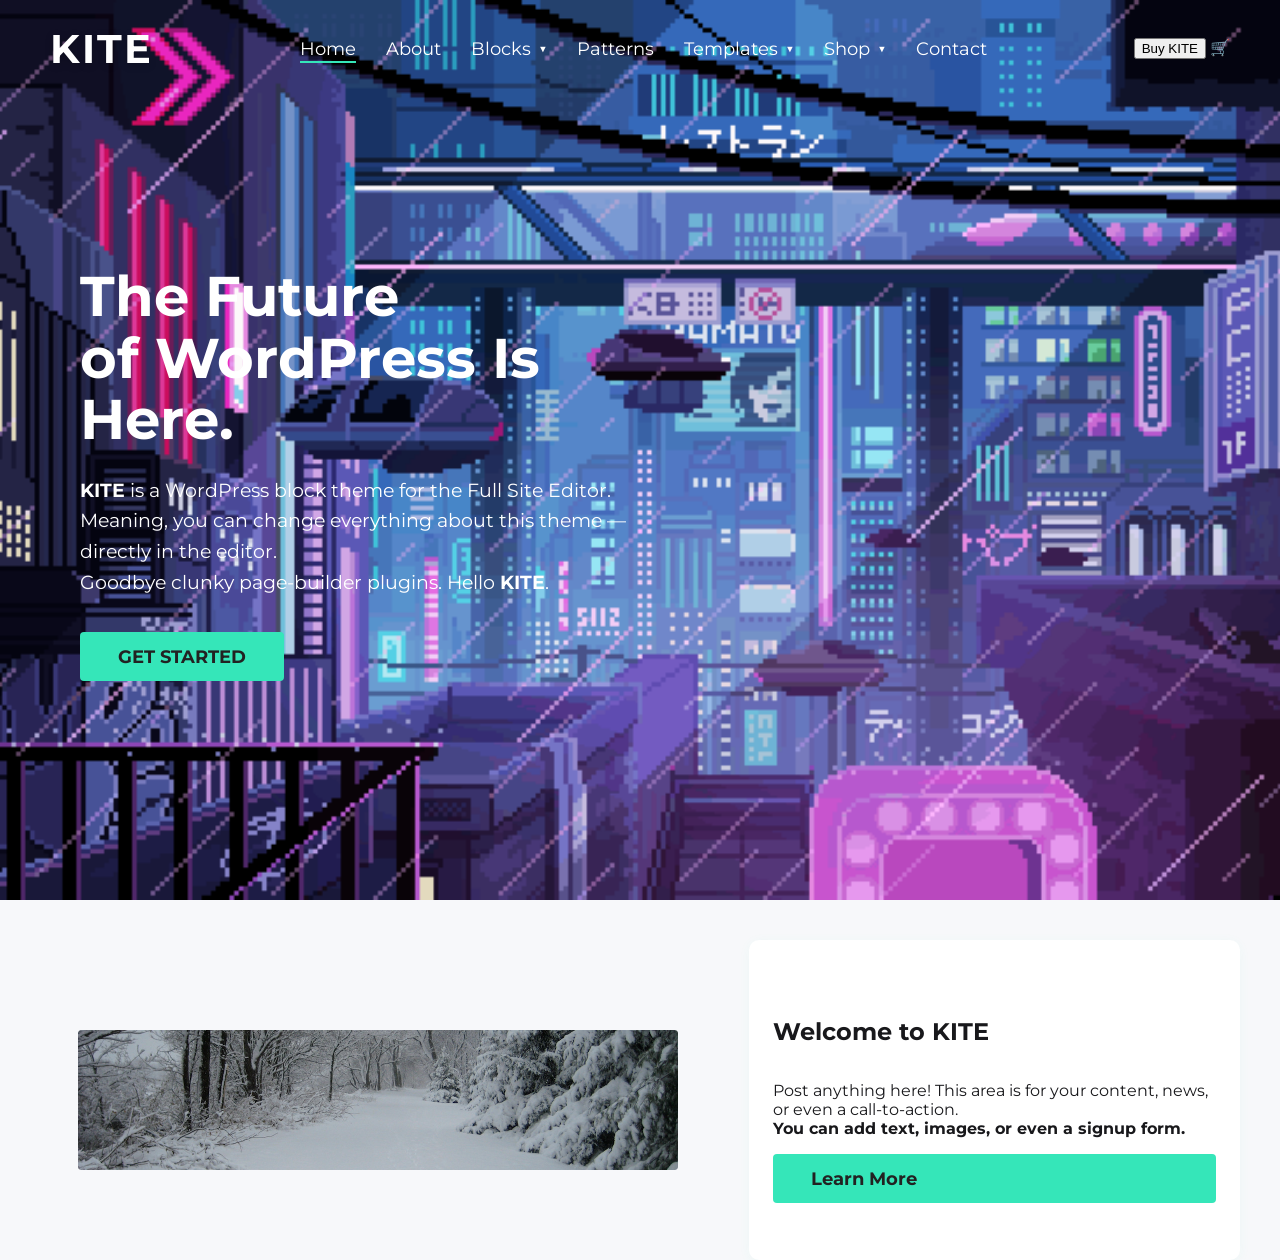
<file: Lobby.html>
<!DOCTYPE html>
<html lang="en">
<head>
  <meta charset="UTF-8">
  <title>KITE – The Future of WordPress Is Here</title>
  <meta name="viewport" content="width=device-width, initial-scale=1.0">
  <link href="styles.css" rel="stylesheet">
  <link href="https://fonts.googleapis.com/css?family=Montserrat:400,700&display=swap" rel="stylesheet">
  <style>
    body {
      opacity: 0;
      transition: opacity 0.7s;
    }
    body.loaded { opacity: 1;}
    body.fade-out { opacity: 0;}
    .cta-btn, .buy-btn {
      transition: background 0.2s, color 0.2s, transform 0.2s, box-shadow 0.2s;
    }
    .cta-btn:hover, .buy-btn:hover {
      transform: translateY(-2px) scale(1.04);
      box-shadow: 0 6px 24px rgba(53,230,185,0.13);
    }
    .nav-links li a {
      position: relative;
    }
    .nav-links li a::after {
      content: '';
      display: block;
      height: 2px;
      width: 0;
      background: #35e6b9;
      transition: width 0.3s;
      position: absolute;
      left: 0;
      bottom: -4px;
    }
    .nav-links li a:hover::after, .nav-links li a.active::after {
      width: 100%;
    }
  </style>
</head>
<body>
  <!-- Navbar -->
  <nav class="navbar">
    <div class="logo">KITE</div>
    <ul class="nav-links">
      <li><a href="Lobby.html" class="active">Home</a></li>
      <li><a href="about.html">About</a></li>
      <li class="dropdown">
        <button class="dropdown-toggle">Blocks <span>&#x25BC;</span></button>
        <ul class="dropdown-menu">
          <li><a href="#">Block Library</a></li>
          <li><a href="#">Premium Blocks</a></li>
          <li><a href="#">Documentation</a></li>
        </ul>
      </li>
      <li><a href="#">Patterns</a></li>
      <li class="dropdown">
        <button class="dropdown-toggle">Templates <span>&#x25BC;</span></button>
        <ul class="dropdown-menu">
          <li><a href="#">Homepage</a></li>
          <li><a href="#">Blog</a></li>
          <li><a href="#">Contact</a></li>
        </ul>
      </li>
      <li class="dropdown">
        <button class="dropdown-toggle">Shop <span>&#x25BC;</span></button>
        <ul class="dropdown-menu">
          <li><a href="#">Buy Blocks</a></li>
          <li><a href="#">Buy Patterns</a></li>
          <li><a href="#">Buy Templates</a></li>
        </ul>
      </li>
      <li><a href="contact.html">Contact</a></li>
    </ul>
    <div class="nav-actions">
      <button class="buy-btn">Buy KITE</button>
      <span class="cart-icon">&#128722;</span>
    </div>
  </nav>

  <!-- Hero section with static background -->
  <section class="hero">
    <div class="hero-bg-static"></div>
    <div class="hero-content">
      <h1>The Future<br>of WordPress Is Here.</h1>
      <p>
        <b>KITE</b> is a WordPress block theme for the Full Site Editor. Meaning, you can change everything about this theme — directly in the editor.<br>
        Goodbye clunky page-builder plugins. Hello <b>KITE</b>.
      </p>
      <a href="#" class="cta-btn">GET STARTED</a>
    </div>
  </section>

  <!-- Slider + Content Side by Side Section -->
  <section class="slider-content-row">
    <!-- Left: Slider area -->
    <div class="slider-col">
      <div class="gallery-slider">
        <div class="gallery-main">
          <img id="mainImage" src="1.jpg" alt="Gallery Image">
        </div>
      </div>
    </div>
    <!-- Right: Content area -->
    <div class="content-col">
      <h2>Welcome to KITE</h2>
      <p>
        Post anything here! This area is for your content, news, or even a call-to-action.<br>
        <strong>You can add text, images, or even a signup form.</strong>
      </p>
      <a href="#" class="cta-btn">Learn More</a>
    </div>
  </section>

  <script>
    // Fade-in on load
    window.addEventListener('DOMContentLoaded', function() {
      document.body.classList.add('loaded');
    });

    // Fade-out transition on link click, but prevent if already on this page
    document.querySelectorAll('a').forEach(link => {
      if (
        link.hostname === window.location.hostname &&
        !link.hasAttribute('target') &&
        !link.href.startsWith('mailto:') &&
        !link.href.startsWith('tel:')
      ) {
        link.addEventListener('click', function(e) {
          const href = link.getAttribute('href');
          function normalize(path) {
            return path.replace(/\/index\.html$/, '').replace(/\/$/, '');
          }
          const current = normalize(window.location.pathname);
          const target = normalize(link.pathname);
          if (current === target) {
            e.preventDefault();
            return;
          }
          if (
            href &&
            !href.startsWith('#') &&
            !link.classList.contains('no-fade')
          ) {
            e.preventDefault();
            document.body.classList.remove('loaded');
            document.body.classList.add('fade-out');
            setTimeout(function() {
              window.location.href = href;
            }, 600);
          }
        });
      }
    });

    // Dropdown functionality
    document.querySelectorAll('.dropdown-toggle').forEach(function(btn) {
      btn.addEventListener('click', function(e) {
        e.preventDefault();
        document.querySelectorAll('.dropdown').forEach(function(drop) {
          if (drop.contains(btn)) {
            drop.classList.toggle('open');
          } else {
            drop.classList.remove('open');
          }
        });
      });
    });
    window.addEventListener('click', function(e) {
      if (!e.target.closest('.dropdown')) {
        document.querySelectorAll('.dropdown').forEach(function(drop) {
          drop.classList.remove('open');
        });
      }
    });

    // Gallery slider image (for side section, no arrows)
    const images = [
      "1.jpg",
      "2.jpg",
      "3.jpg",
      "4.jpg"
    ];
    let currentIndex = 0;
    let autoSlideInterval;
    const mainImage = document.getElementById("mainImage");

    function animateSlide(nextIndex) {
      mainImage.classList.remove("slide-in-left", "slide-in-right", "slide-out-left", "slide-out-right");
      mainImage.classList.add("slide-out-left");
      setTimeout(() => {
        mainImage.classList.remove("slide-out-left");
        mainImage.src = images[nextIndex];
        mainImage.classList.add("slide-in-right");
        currentIndex = nextIndex;
      }, 600);
      setTimeout(() => {
        mainImage.classList.remove("slide-in-right");
      }, 1200);
    }

    function showNext() {
      let nextIndex = (currentIndex + 1) % images.length;
      animateSlide(nextIndex);
    }

    function startAutoplay() {
      autoSlideInterval = setInterval(() => {
        showNext();
      }, 3500);
    }

    function resetAutoplay() {
      clearInterval(autoSlideInterval);
      startAutoplay();
    }

    mainImage.onerror = function() {
      showNext();
    };

    mainImage.src = images[0];
    startAutoplay();
  </script>
</body>
</html>
</file>
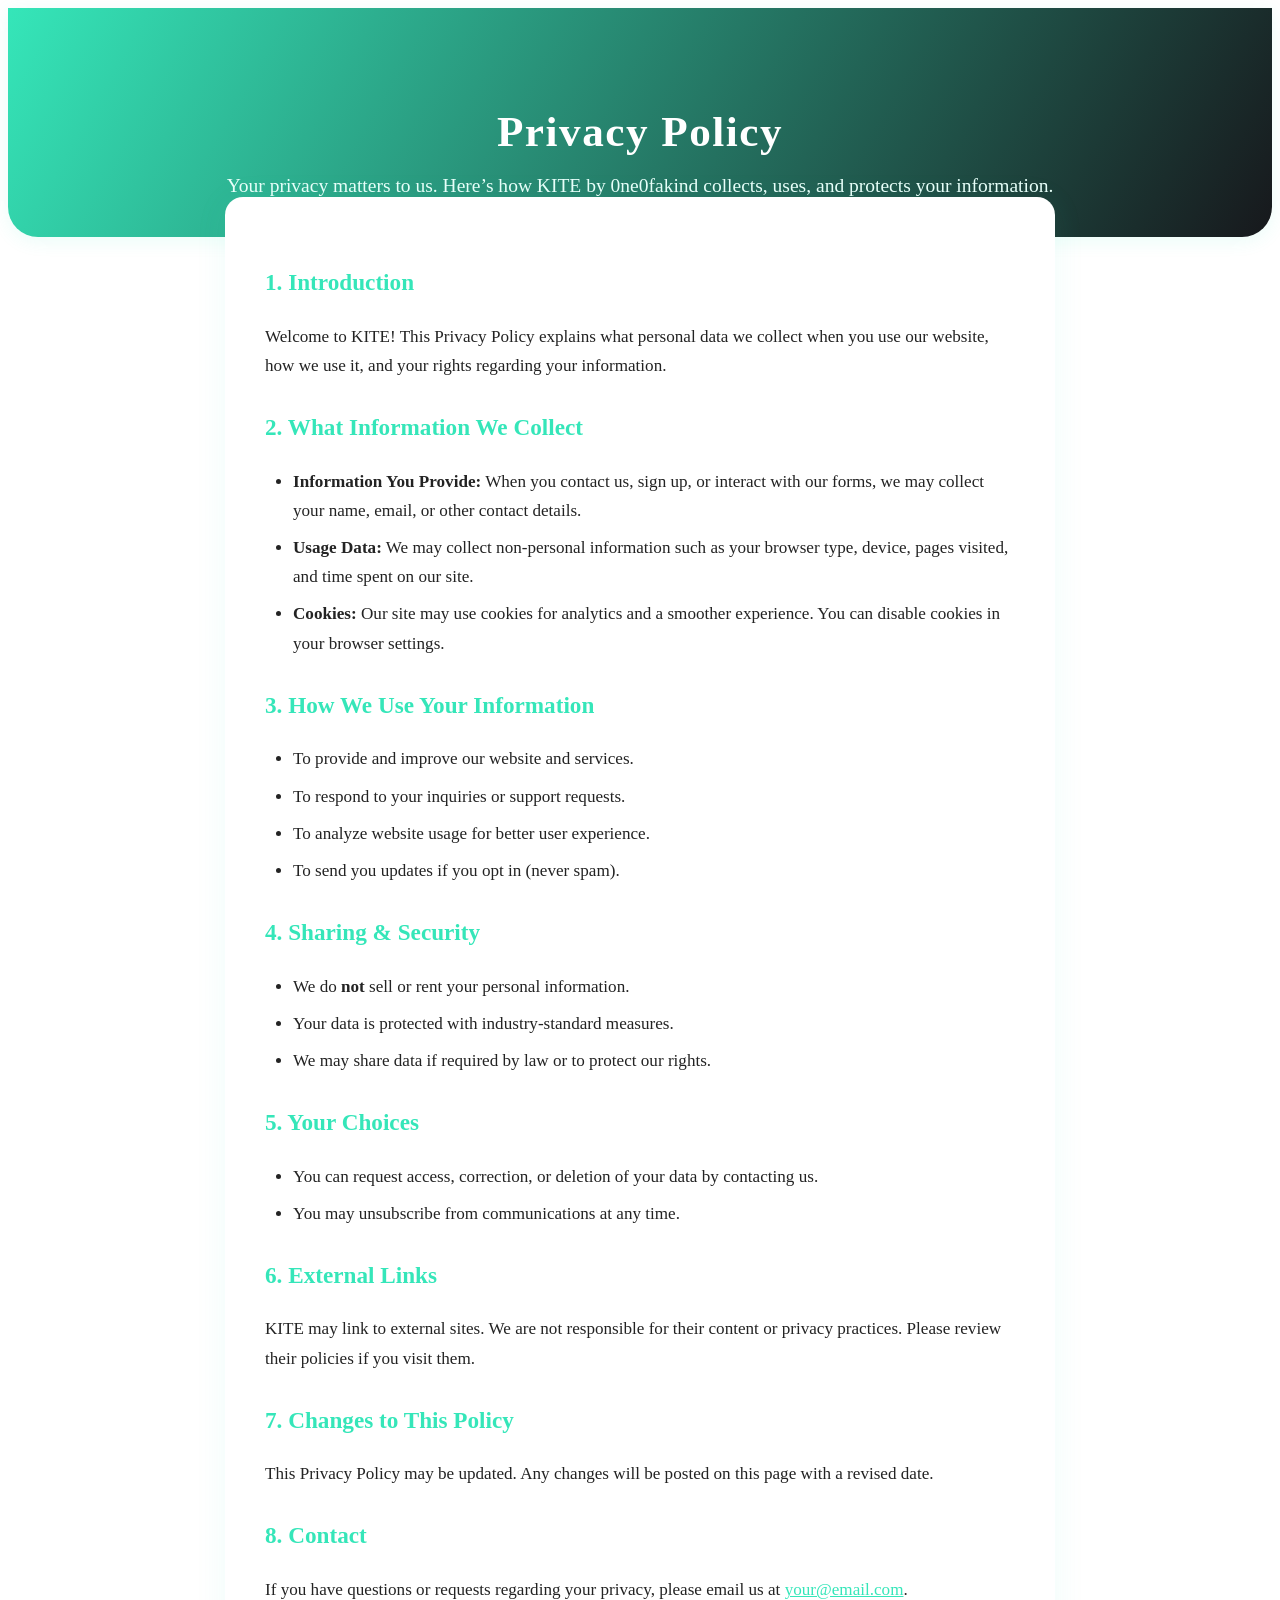
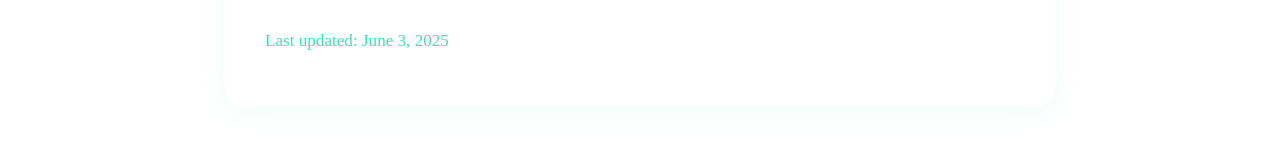
<file: P&P.html>
<!DOCTYPE html>
<html lang="en">
<head>
  <meta charset="UTF-8">
  <title>Privacy Policy – KITE</title>
  <meta name="viewport" content="width=device-width, initial-scale=1.0">
  <link href="P&p.css" rel="stylesheet">
  <link href="https://fonts.googleapis.com/css?family=Montserrat:400,700&display=swap" rel="stylesheet">
  
</head>
<body>
  <div class="privacy-hero">
    <h1>Privacy Policy</h1>
    <p>Your privacy matters to us. Here’s how KITE by 0ne0fakind collects, uses, and protects your information.</p>
  </div>
  <main>
    <section class="privacy-card">
      <h2>1. Introduction</h2>
      <p>
        Welcome to KITE! This Privacy Policy explains what personal data we collect when you use our website, how we use it, and your rights regarding your information.
      </p>

      <h2>2. What Information We Collect</h2>
      <ul>
        <li><strong>Information You Provide:</strong> When you contact us, sign up, or interact with our forms, we may collect your name, email, or other contact details.</li>
        <li><strong>Usage Data:</strong> We may collect non-personal information such as your browser type, device, pages visited, and time spent on our site.</li>
        <li><strong>Cookies:</strong> Our site may use cookies for analytics and a smoother experience. You can disable cookies in your browser settings.</li>
      </ul>

      <h2>3. How We Use Your Information</h2>
      <ul>
        <li>To provide and improve our website and services.</li>
        <li>To respond to your inquiries or support requests.</li>
        <li>To analyze website usage for better user experience.</li>
        <li>To send you updates if you opt in (never spam).</li>
      </ul>

      <h2>4. Sharing & Security</h2>
      <ul>
        <li>We do <b>not</b> sell or rent your personal information.</li>
        <li>Your data is protected with industry-standard measures.</li>
        <li>We may share data if required by law or to protect our rights.</li>
      </ul>

      <h2>5. Your Choices</h2>
      <ul>
        <li>You can request access, correction, or deletion of your data by contacting us.</li>
        <li>You may unsubscribe from communications at any time.</li>
      </ul>

      <h2>6. External Links</h2>
      <p>
        KITE may link to external sites. We are not responsible for their content or privacy practices. Please review their policies if you visit them.
      </p>

      <h2>7. Changes to This Policy</h2>
      <p>
        This Privacy Policy may be updated. Any changes will be posted on this page with a revised date.
      </p>

      <h2>8. Contact</h2>
      <p>
        If you have questions or requests regarding your privacy, please email us at <a href="mailto:your@email.com" style="color:#35e6b9;">your@email.com</a>.
      </p>
      <p style="margin-top: 22px; color:#35e6b9; font-weight:500;">Last updated: June 3, 2025</p>
    </section>
  </main>
</body>
</html>
</file>
<file: styles.css>
html {
  box-sizing: border-box;
}
*, *:before, *:after {
  box-sizing: inherit;
}
body {
  margin: 0;
  font-family: 'Montserrat', Arial, sans-serif;
  overflow-x: hidden;
  background: #f7f8fa;
  opacity: 0;
  transition: opacity 0.7s;
}
body.loaded {
  opacity: 1;
}
body.fade-out {
  opacity: 0;
}

/* Navbar */
.navbar {
  width: 100%;
  display: flex;
  justify-content: space-between;
  align-items: center;
  padding: 24px 50px;
  background: transparent;
  position: absolute;
  top: 0;
  left: 0;
  z-index: 10;
}
.logo {
  font-size: 2.5rem;
  font-weight: 700;
  letter-spacing: 2px;
  color: #fff;
  text-shadow: 0 2px 8px rgba(0,0,0,0.2);
}
.nav-links {
  list-style: none;
  display: flex;
  gap: 30px;
  margin: 0;
  padding: 0;
}
.nav-links li {
  color: #fff;
  font-size: 1.1rem;
  cursor: pointer;
  position: relative;
  transition: color 0.2s;
  list-style: none;
}
.nav-links li a {
  text-decoration: none;
  color: inherit;
  transition: color 0.2s;
  position: relative;
}
.nav-links li a::after {
  content: '';
  display: block;
  height: 2px;
  width: 0;
  background: #35e6b9;
  transition: width 0.3s;
  position: absolute;
  left: 0;
  bottom: -4px;
}
.nav-links li a:hover::after,
.nav-links li a.active::after {
  width: 100%;
}
.nav-links li:hover,
.nav-links li:focus-within {
  color: #35e6b9;
}
.nav-links li span {
  font-size: 0.8rem;
  margin-left: 4px;
}
.dropdown {
  position: relative;
}
.dropdown,
.dropdown li,
.dropdown-menu,
.dropdown-menu li {
  list-style: none !important;
}
.dropdown-toggle {
  background: transparent;
  border: none;
  color: #fff;
  font-size: 1.1rem;
  font-family: inherit;
  cursor: pointer;
  padding: 0;
  display: flex;
  align-items: center;
  gap: 4px;
  font-weight: inherit;
}
.dropdown-toggle:focus {
  outline: none;
  color: #35e6b9;
}
.dropdown-menu {
  display: none;
  position: absolute;
  left: 0;
  top: 130%;
  min-width: 180px;
  background: #fff;
  color: #222;
  box-shadow: 0 4px 16px rgba(0,0,0,0.12);
  border-radius: 8px;
  padding: 12px 0;
  z-index: 20;
  animation: dropdownFadeIn 0.2s;
  list-style: none;
  padding-left: 0;
  margin: 0;
}
@keyframes dropdownFadeIn {
  from { opacity: 0; transform: translateY(10px);}
  to   { opacity: 1; transform: translateY(0);}
}
.dropdown.open > .dropdown-menu {
  display: block;
}
.dropdown-menu li {
  padding: 10px 24px;
  color: #222;
  white-space: nowrap;
  background: none;
  font-size: 1rem;
  cursor: pointer;
  font-weight: 600;
  transition: background 0.2s, color 0.2s;
  list-style: none;
}
.dropdown-menu li a {
  color: #222;
  text-decoration: none;
  display: block;
  width: 100%;
  height: 100%;
}
.dropdown-menu li:hover, .dropdown-menu li:focus {
  background: #efefef;
  color: #222;
  outline: none;
}

/* Hamburger menu button - hidden on desktop */
.nav-toggle {
  display: none;
}

/* HERO Static BG */
.hero {
  position: relative;
  width: 100vw;
  min-height: 100vh;
  display: flex;
  align-items: center;
  overflow: hidden;
  background: none;
}
.hero-bg-static {
  position: absolute;
  inset: 0;
  width: 100%;
  height: 100%;
  background: url('gif.gif') center center/cover no-repeat;
  z-index: 1;
}
.hero-content {
  position: relative;
  z-index: 3;
  color: #fff;
  max-width: 600px;
  margin-left: 80px;
}
.hero-content h1 {
  font-size: 3.5rem;
  font-weight: 700;
  margin-bottom: 24px;
  line-height: 1.1;
}
.hero-content p {
  font-size: 1.2rem;
  line-height: 1.6;
  margin-bottom: 34px;
}
.cta-btn {
  background: #35e6b9;
  color: #222;
  text-decoration: none;
  padding: 14px 38px;
  border-radius: 4px;
  font-weight: bold;
  font-size: 1.1rem;
  transition: background 0.2s, color 0.2s, transform 0.2s, box-shadow 0.2s;
  border: none;
  outline: none;
  display: inline-block;
}
.cta-btn:hover,
.cta-btn:focus {
  background: #27c2a0;
  color: #fff;
  transform: translateY(-2px) scale(1.04);
  box-shadow: 0 6px 24px rgba(53,230,185,0.13);
}

.hero-fade-bottom {
  position: absolute;
  left: 0;
  bottom: 0;
  width: 100%;
  height: 70px;
  pointer-events: none;
  z-index: 4;
  background: linear-gradient(
    to bottom,
    rgba(255,255,255,0) 0%,
    #f7f8fa 100%
  );
}

/* ------- Slider + Content Row ------- */
.slider-content-row {
  display: flex;
  flex-direction: row;
  max-width: 1200px;
  margin: 40px auto 0 auto;
  width: 96vw;
  min-height: 320px;
  gap: 32px;
}
.slider-col {
  flex: 1 1 58%;
  display: flex;
  align-items: center;
  justify-content: center;
  min-width: 0;
}
.gallery-main {
  width: 100%;
  max-width: 600px;
  overflow: hidden;
  position: relative;
  border-radius: 3px;
}
.gallery-main img {
  width: 100%;
  max-width: 100%;
  max-height: 280px;
  object-fit: cover;
  border-radius: 3px;
  background: #f7f8fa;
  box-shadow: 0 2px 10px rgba(0,0,0,0.07);
  display: block;
  position: relative;
  z-index: 1;
}
.content-col {
  flex: 1 1 42%;
  padding: 32px 24px;
  display: flex;
  flex-direction: column;
  justify-content: center;
  background: #fff;
  border-radius: 10px;
  box-shadow: 0 2px 12px rgba(53,230,185,0.05);
  color: #18181b;
}

/* --- Sliding Animations for side slider --- */
.slide-out-left {
  animation: slideOutLeft 0.6s forwards;
}
.slide-in-right {
  animation: slideInRight 0.6s forwards;
}
@keyframes slideOutLeft {
  0% { opacity: 1; transform: translateX(0);}
  100% { opacity: 0; transform: translateX(-60%);}
}
@keyframes slideInRight {
  0% { opacity: 0; transform: translateX(60%);}
  100% { opacity: 1; transform: translateX(0);}
}

/* ---------- Responsive Design ---------- */
@media (max-width: 1100px) {
  .hero-content {
    margin-left: 30px;
    max-width: 90vw;
  }
  .slider-content-row {
    max-width: 99vw;
    width: 99vw;
    padding: 0 10px;
  }
  .gallery-main img {
    max-height: 180px;
  }
}
@media (max-width: 900px) {
  .navbar {
    padding: 20px 20px;
  }
  .slider-content-row {
    flex-direction: column;
    gap: 24px;
    min-height: 0;
    align-items: stretch;
  }
  .slider-col, .content-col {
    width: 100%;
    min-width: 0;
    box-sizing: border-box;
  }
  .gallery-main img {
    max-height: 180px;
  }
  .hero-content {
    margin-left: 10px;
    max-width: 98vw;
  }
}

@media (max-width: 600px) {
  .navbar {
    flex-direction: row;
    flex-wrap: wrap;
    align-items: flex-start;
    position: static;
    background: #222;
    z-index: 1000;
    padding: 12px 10px;
  }
  .logo {
    font-size: 2rem;
    z-index: 1002;
  }
  .nav-toggle {
    display: block;
    background: none;
    border: none;
    color: #fff;
    font-size: 2rem;
    padding: 4px 12px;
    margin-left: auto;
    z-index: 1002;
    cursor: pointer;
  }
  .nav-links {
    display: none;
    flex-direction: column;
    gap: 10px;
    margin-top: 10px;
    width: 100%;
    background: #17181c;
    position: absolute;
    left: 0;
    top: 100%;
    z-index: 1001;
    padding: 14px 0 10px 0;
    border-bottom-left-radius: 8px;
    border-bottom-right-radius: 8px;
  }
  .nav-links.open {
    display: flex;
  }
  .nav-links li, .nav-links li a {
    font-size: 1rem;
    width: 100%;
  }
  .dropdown-menu {
    min-width: 100px;
    left: 0;
  }
  .dropdown.open > .dropdown-menu {
    position: relative;
    left: 0;
    top: 0;
    box-shadow: none;
    border-radius: 0;
    background: #232329;
    color: #fff;
    min-width: 100%;
  }
  .dropdown-menu li {
    color: #fff;
    background: none;
    padding: 9px 20px;
  }
  .dropdown-menu li a {
    color: #fff;
  }
  .auth-actions {
    margin-left: 0;
    width: 100%;
    justify-content: flex-start;
    gap: 8px;
    margin-top: 10px;
  }
  .auth-btn, .auth-btn.signup-btn {
    width: auto;
    padding: 10px 14px;
    font-size: 0.98rem;
  }
  .hero-content {
    margin-left: 5px;
    max-width: 98vw;
    padding: 12px 6px;
  }
  .hero-content h1 {
    font-size: 1.5rem;
    margin-bottom: 12px;
  }
  .hero-content p {
    font-size: 1rem;
    margin-bottom: 18px;
  }
  .slider-content-row {
    flex-direction: column;
    gap: 12px;
    width: 100vw;
    min-height: 0;
    padding: 0;
  }
  .gallery-main {
    max-width: 100vw;
    border-radius: 0;
    padding: 0;
  }
  .gallery-main img {
    max-height: 95px;
    border-radius: 0;
  }
  .content-col {
    padding: 18px 8px;
  }
  .cta-btn, .buy-btn {
    width: 100%;
    padding: 12px 0;
    font-size: 1rem;
  }
  html, body {
    overflow-x: hidden !important;
    width: 100vw;
  }
}

/* --- Info Row Section (Alternating Image/Text) --- */
.info-row {
  display: flex;
  align-items: center;
  justify-content: center;
  max-width: 1200px;
  margin: 60px auto 0 auto;
  gap: 36px;
  padding: 0 20px;

  /* Animation Initial State */
  opacity: 0;
  transform: translateX(-70px);
  transition: opacity 0.8s cubic-bezier(.7,0,.3,1), transform 0.8s cubic-bezier(.7,0,.3,1);
  will-change: opacity, transform;
}
.info-row.reverse {
  flex-direction: row-reverse;

  /* Animation Initial State for reverse */
  transform: translateX(70px);
}

.info-row .info-image {
  flex: 1 1 38%;
  display: flex;
  justify-content: center;
  align-items: center;
}
.info-row .info-image img {
  width: 100%;
  max-width: 340px;
  border-radius: 12px;
  object-fit: cover;
  box-shadow: 0 2px 16px rgba(53,230,185,0.07);
  background: #f7f8fa;
}
.info-row .info-text {
  flex: 1 1 62%;
  padding: 24px 28px;
  background: none;
  display: flex;
  flex-direction: column;
  justify-content: center;
  color: #18181b;
}
.info-row .info-text h3 {
  font-size: 2rem;
  margin-bottom: 18px;
  color: #18181b;
  font-weight: 700;
}
.info-row .info-text p {
  font-size: 1.18rem;
  color: #444;
  margin: 0;
  line-height: 1.55;
}

/* --- Animation Active State --- */
.info-row.slide-in {
  opacity: 1;
  transform: translateX(0);
}

@media (max-width: 900px) {
  .info-row,
  .info-row.reverse {
    flex-direction: column;
    transform: translateY(60px) !important;
  }
  .info-row .info-image img {
    max-width: 98vw;
    min-width: 0;
  }
  .info-row .info-text {
    padding: 18px 4px;
    text-align: center;
  }
  .info-row.slide-in {
    transform: translateY(0) !important;
  }
}

/* --- Trending Section - Game Card Style --- */
.trending-section-alt {
  background: #f1f2f6;
  padding: 60px 20px 50px 20px;
  max-width: 1200px;
  margin: 60px auto 0 auto;
  border-radius: 18px;
  box-shadow: 0 4px 32px rgba(0,0,0,0.08);
}
.trending-headline {
  color: #1a1a29;
  font-size: 2.2rem;
  font-weight: 800;
  text-align: left;
  margin: 0 0 32px 6px;
  letter-spacing: .5px;
}
.trending-cards-row {
  display: flex;
  gap: 32px;
  flex-wrap: wrap;
  justify-content: flex-start;
}
.trend-card-alt {
  background: #fff;
  border-radius: 13px;
  overflow: hidden;
  box-shadow: 0 2px 10px rgba(0,0,0,0.12);
  width: 240px;           /* decreased width to fit 4 in a row */
  min-width: 200px;
  max-width: 250px;
  display: flex;
  flex-direction: column;
  margin-bottom: 20px;
  transition: transform 0.15s, box-shadow 0.15s;
}
.trend-card-alt img {
  width: 100%;
  height: 180px;
  object-fit: cover;
  display: block;
  background: #f0f1f3;
}
.trend-card-alt-info {
  padding: 16px 16px 10px 16px;
  color: #222;
  display: flex;
  flex-direction: column;
  gap: 2px;
}
.trend-card-alt-info h3 {
  font-size: 1.09rem;
  font-weight: 700;
  margin: 0 0 5px 0;
  color: #1a1a29;
}
.trend-card-alt-info p {
  font-size: 0.98rem;
  color: #666;
  margin: 0;
}
.trend-card-alt:hover {
  transform: translateY(-6px) scale(1.03);
  box-shadow: 0 8px 32px rgba(53,230,185,0.13);
}
@media (max-width: 1100px) {
  .trending-cards-row {
    gap: 18px;
  }
  .trending-section-alt {
    padding: 40px 2vw 32px 2vw;
    border-radius: 10px;
  }
  .trend-card-alt {
    min-width: 170px;
    max-width: 220px;
    width: 200px;
  }
  .trend-card-alt img {
    height: 140px;
  }
}
@media (max-width: 900px) {
  .trending-cards-row {
    gap: 14px;
    justify-content: center;
  }
  .trend-card-alt {
    width: 45vw;
    max-width: 290px;
    min-width: 160px;
  }
  .trend-card-alt img {
    height: 120px;
  }
}
@media (max-width: 700px) {
  .trend-card-alt {
    width: 96vw;
    max-width: 99vw;
  }
  .trending-cards-row {
    flex-direction: column;
    align-items: center;
    gap: 14px;
  }
  .trend-card-alt img {
    height: 110px;
  }
}
@media (max-width: 600px) {
  .trending-section-alt {
    padding: 20px 2vw 14px 2vw;
    border-radius: 5px;
  }
  .trending-headline {
    font-size: 1.3rem;
    margin-bottom: 20px;
  }
  .trend-card-alt img {
    height: 80px;
  }
  .trend-card-alt-info h3 {
    font-size: 1rem;
  }
  .trend-card-alt-info p {
    font-size: 0.93rem;
  }
  .trend-card-alt {
    padding: 0;
  }
}

/* --- Footer Styles --- */
.site-footer {
  background: #17181c;
  color: #d6f6ed;
  padding: 45px 0 0 0;
  font-size: 1rem;
  margin-top: 60px;
  border-top-left-radius: 20px;
  border-top-right-radius: 20px;
  box-shadow: 0 -2px 16px rgba(53,230,185,0.07);
  position: relative;
}

.footer-container {
  display: flex;
  flex-wrap: wrap;
  justify-content: space-between;
  align-items: flex-start;
  max-width: 1200px;
  margin: 0 auto;
  padding: 0 24px 22px 24px;
  gap: 24px;
}

.footer-brand {
  min-width: 180px;
  margin-bottom: 18px;
}
.footer-logo {
  font-size: 2.1rem;
  font-weight: bold;
  color: #35e6b9;
  letter-spacing: 2px;
}
.footer-description {
  margin-top: 7px;
  color: #b3e7d9;
  font-size: 1rem;
  line-height: 1.6;
}

.footer-links {
  display: flex;
  flex-direction: column;
  gap: 10px;
  min-width: 130px;
  margin-bottom: 18px;
}
.footer-links a {
  color: #e7f8f4;
  text-decoration: none;
  font-weight: 500;
  transition: color 0.2s;
}
.footer-links a:hover {
  color: #35e6b9;
}

.footer-social {
  display: flex;
  gap: 18px;
  align-items: center;
  margin-bottom: 18px;
}
.footer-social a {
  display: flex;
  align-items: center;
  color: #35e6b9;
  transition: transform 0.2s;
}
.footer-social a:hover {
  transform: scale(1.15);
}

.footer-bottom {
  text-align: center;
  background: #131417;
  color: #6aeed2;
  padding: 18px 0 7px 0;
  border-top: 1px solid #2a2b31;
  font-size: 0.98rem;
  letter-spacing: 0.2px;
  border-bottom-left-radius: 20px;
  border-bottom-right-radius: 20px;
}

@media (max-width: 900px) {
  .footer-container {
    flex-direction: column;
    align-items: flex-start;
    gap: 22px;
    padding: 0 12px 12px 12px;
  }
  .footer-brand, .footer-links, .footer-social {
    margin-bottom: 12px;
  }
}

@media (max-width: 600px) {
  .site-footer {
    border-radius: 8px 8px 0 0;
    padding: 24px 0 0 0;
    font-size: 0.95rem;
  }
  .footer-container {
    padding: 0 6px 10px 6px;
    gap: 12px;
  }
  .footer-logo {
    font-size: 1.2rem;
  }
  .footer-bottom {
    font-size: 0.88rem;
    border-radius: 0 0 8px 8px;
    padding: 10px 0 4px 0;
  }
}

/* --- Auth Button Styles (Login & Sign Up) --- */
.auth-actions {
  display: flex;
  gap: 12px;
  align-items: center;
  margin-left: 22px;
}

.auth-btn {
  display: inline-block;
  padding: 7px 22px;
  border-radius: 6px;
  font-size: 1rem;
  font-weight: 600;
  text-decoration: none;
  background: none;
  border: 2px solid #35e6b9;
  color: #35e6b9;
  transition: background 0.2s, color 0.2s, border 0.2s, box-shadow 0.2s;
  box-shadow: 0 2px 12px rgba(53,230,185,0.10);
}

.auth-btn.login-btn:hover,
.auth-btn.login-btn:focus {
  background: #35e6b9;
  color: #17181c;
}

.auth-btn.signup-btn {
  background: #35e6b9;
  color: #17181c;
  border: 2px solid #35e6b9;
  margin-left: 0;
}

.auth-btn.signup-btn:hover,
.auth-btn.signup-btn:focus {
  background: #22b28b;
  color: #fff;
  border: 2px solid #22b28b;
}

@media (max-width: 600px) {
  .auth-actions {
    margin-left: 0;
    width: 100%;
    justify-content: flex-start;
    gap: 8px;
    margin-top: 10px;
  }
  .auth-btn, .auth-btn.signup-btn {
    width: auto;
    padding: 10px 14px;
    font-size: 0.98rem;
  }
}

/* Tiny screen tweaks */
@media (max-width: 400px) {
  .content-col {
    padding: 10px 4px;
  }
  .footer-container {
    padding: 0 2px 6px 2px;
  }
}
</file>
<file: about-styles.css>
html {
  box-sizing: border-box;
}
*, *:before, *:after {
  box-sizing: inherit;
}

body {
  margin: 0;
  font-family: 'Montserrat', Arial, sans-serif;
  overflow-x: hidden;
  background: #fff;
  opacity: 0;
  transition: opacity 0.7s;
}
body.loaded { opacity: 1;}
body.fade-out { opacity: 0;}

/* Navbar Styles */
.navbar {
  width: 100%;
  display: flex;
  justify-content: space-between;
  align-items: center;
  padding: 24px 50px;
  background: transparent;
  position: absolute;
  top: 0;
  left: 0;
  z-index: 10;
}

.logo {
  font-size: 2.5rem;
  font-weight: 700;
  letter-spacing: 2px;
  color: #fff;
  text-shadow: 0 2px 8px rgba(0,0,0,0.2);
}

.nav-links {
  list-style: none;
  display: flex;
  gap: 30px;
  margin: 0;
  padding: 0;
}
.nav-links li {
  color: #fff;
  font-size: 1.1rem;
  cursor: pointer;
  position: relative;
  transition: color 0.2s;
  list-style: none;
}

.nav-links li a {
  text-decoration: none;
  color: inherit;
  transition: color 0.2s;
  position: relative;
}
.nav-links li a::after {
  content: '';
  display: block;
  height: 2px;
  width: 0;
  background: #35e6b9;
  transition: width 0.3s;
  position: absolute;
  left: 0;
  bottom: -4px;
}
.nav-links li a:hover::after, .nav-links li a.active::after {
  width: 100%;
}

.nav-links li:hover,
.nav-links li:focus-within {
  color: #35e6b9;
}

.nav-links li a.active {
  color: #35e6b9;
  font-weight: 700;
}

.nav-links li span {
  font-size: 0.8rem;
  margin-left: 4px;
}

/* Dropdown Styles */
.dropdown {
  position: relative;
}

.dropdown,
.dropdown li,
.dropdown-menu,
.dropdown-menu li {
  list-style: none !important;
}

.dropdown-toggle {
  background: transparent;
  border: none;
  color: #fff;
  font-size: 1.1rem;
  font-family: inherit;
  cursor: pointer;
  padding: 0;
  display: flex;
  align-items: center;
  gap: 4px;
  font-weight: inherit;
}

.dropdown-toggle:focus {
  outline: none;
  color: #35e6b9;
}

.dropdown-menu {
  display: none;
  position: absolute;
  left: 0;
  top: 130%;
  min-width: 180px;
  background: #fff;
  color: #222;
  box-shadow: 0 4px 16px rgba(0,0,0,0.12);
  border-radius: 8px;
  padding: 12px 0;
  z-index: 20;
  animation: dropdownFadeIn 0.2s;
  list-style: none;
  padding-left: 0;
  margin: 0;
}

@keyframes dropdownFadeIn {
  from { opacity: 0; transform: translateY(10px);}
  to   { opacity: 1; transform: translateY(0);}
}

.dropdown.open > .dropdown-menu {
  display: block;
}

.dropdown-menu li {
  padding: 10px 24px;
  color: #222;
  white-space: nowrap;
  background: none;
  font-size: 1rem;
  cursor: pointer;
  font-weight: 600;
  transition: background 0.2s, color 0.2s;
  list-style: none;
}
.dropdown-menu li a {
  color: #222;
  text-decoration: none;
  display: block;
  width: 100%;
  height: 100%;
}
.dropdown-menu li:hover, .dropdown-menu li:focus {
  background: #efefef;
  color: #222;
  outline: none;
}

/* CTA and Auth Styles */
.cta-btn {
  transition: background 0.2s, color 0.2s, transform 0.2s, box-shadow 0.2s;
}
.cta-btn:hover {
  transform: translateY(-2px) scale(1.04);
  box-shadow: 0 6px 24px rgba(53,230,185,0.13);
}

.auth-actions {
  display: flex;
  gap: 12px;
  align-items: center;
  margin-left: 22px;
}
.auth-btn {
  display: inline-block;
  padding: 7px 22px;
  border-radius: 6px;
  font-size: 1rem;
  font-weight: 600;
  text-decoration: none;
  background: none;
  border: 2px solid #35e6b9;
  color: #35e6b9;
  transition: background 0.2s, color 0.2s, border 0.2s, box-shadow 0.2s;
  box-shadow: 0 2px 12px rgba(53,230,185,0.10);
}
.auth-btn.login-btn:hover,
.auth-btn.login-btn:focus {
  background: #35e6b9;
  color: #17181c;
}
.auth-btn.signup-btn {
  background: #35e6b9;
  color: #17181c;
  border: 2px solid #35e6b9;
  margin-left: 0;
}
.auth-btn.signup-btn:hover,
.auth-btn.signup-btn:focus {
  background: #22b28b;
  color: #fff;
  border: 2px solid #22b28b;
}
.auth-btn, .auth-actions a {
  text-shadow: 0 2px 8px rgba(0,0,0,0.10);
}

/* ===== HERO SECTION (Unified with Contact Page) ===== */
.hero {
  width: 100vw;
  min-height: 50vh;
  display: flex;
  align-items: flex-end;
  position: relative;
  overflow: hidden;
}
.hero-bg {
  position: absolute;
  width: 100%;
  height: 100%;
  left: 0; top: 0;
  /* Set your about page hero image here: */
  background: url('About-hero-bg.gif') center center/cover no-repeat, rgba(0,0,0,0.35);
  z-index: 1;
}
.hero-bg::after {
  content: '';
  position: absolute;
  left: 0; top: 0; width: 100%; height: 100%;
  background: rgba(0,0,0,0.35);
  z-index: 2;
  pointer-events: none;
}
.hero-content {
  position: relative;
  z-index: 3;
  color: #fff;
  max-width: 600px;
  margin-left: 80px;
  padding-top: 80px;
  padding-bottom: 170px;
}
.hero-content h1 {
  font-size: 3rem;
  font-weight: 700;
  margin-bottom: 18px;
  line-height: 1.1;
}

/* ===== MAIN SECTION (About) ===== */
.about-main {
  max-width: 900px;
  background: #fff;
  border-radius: 12px;
  box-shadow: 0 4px 24px rgba(0,0,0,0.06);
  padding: 48px 32px 32px 32px;
  position: relative;
  z-index: 2;
  margin: -70px auto 0 auto;
}
.about-content h2 {
  margin-top: 36px;
  color: #35e6b9;
  font-size: 1.6rem;
  font-weight: 700;
  margin-bottom: 14px;
}
.about-content ul {
  padding-left: 22px;
  margin-bottom: 24px;
}
.about-content ul li {
  margin-bottom: 10px;
  font-size: 1.1rem;
}

/* Footer Styles */
.site-footer {
  background: #17181c;
  color: #d6f6ed;
  padding: 45px 0 0 0;
  font-size: 1rem;
  margin-top: 60px;
  border-top-left-radius: 20px;
  border-top-right-radius: 20px;
  box-shadow: 0 -2px 16px rgba(53,230,185,0.07);
  position: relative;
}
.footer-container {
  display: flex;
  flex-wrap: wrap;
  justify-content: space-between;
  align-items: flex-start;
  max-width: 1200px;
  margin: 0 auto;
  padding: 0 24px 22px 24px;
  gap: 24px;
}
.footer-brand {
  min-width: 180px;
  margin-bottom: 18px;
}
.footer-logo {
  font-size: 2.1rem;
  font-weight: bold;
  color: #35e6b9;
  letter-spacing: 2px;
}
.footer-description {
  margin-top: 7px;
  color: #b3e7d9;
  font-size: 1rem;
  line-height: 1.6;
}
.footer-links {
  display: flex;
  flex-direction: column;
  gap: 10px;
  min-width: 130px;
  margin-bottom: 18px;
}
.footer-links a {
  color: #e7f8f4;
  text-decoration: none;
  font-weight: 500;
  transition: color 0.2s;
}
.footer-links a:hover {
  color: #35e6b9;
}
.footer-social {
  display: flex;
  gap: 18px;
  align-items: center;
  margin-bottom: 18px;
}
.footer-social a {
  display: flex;
  align-items: center;
  color: #35e6b9;
  transition: transform 0.2s;
}
.footer-social a:hover {
  transform: scale(1.15);
}
.footer-bottom {
  text-align: center;
  background: #131417;
  color: #6aeed2;
  padding: 18px 0 7px 0;
  border-top: 1px solid #2a2b31;
  font-size: 0.98rem;
  letter-spacing: 0.2px;
  border-bottom-left-radius: 20px;
  border-bottom-right-radius: 20px;
}

/* ===== RESPONSIVE ===== */
@media (max-width: 1100px) {
  .hero-content {
    margin-left: 30px;
    max-width: 90vw;
    padding-top: 60px;
    padding-bottom: 100px;
  }
  .about-main {
    max-width: 99vw;
    padding: 24px 5vw 24px 5vw;
    margin-top: -40px;
  }
}
@media (max-width: 900px) {
  .navbar {
    padding: 20px 20px;
  }
}
@media (max-width: 700px) {
  .about-main {
    max-width: 99vw;
    padding: 18px 4vw 12vw 4vw;
    margin-top: -30px;
  }
  .hero-content {
    margin-left: 10px;
    padding-top: 24px;
    padding-bottom: 50px;
  }
  .footer-container {
    flex-direction: column;
    align-items: flex-start;
    gap: 22px;
    padding: 0 12px 12px 12px;
  }
  .footer-brand, .footer-links, .footer-social {
    margin-bottom: 12px;
  }
}
@media (max-width: 600px) {
  .navbar {
    flex-direction: column;
    align-items: flex-start;
    padding: 12px 10px;
  }
  .nav-links {
    flex-direction: column;
    gap: 10px;
    margin-top: 10px;
  }
  .about-main {
    margin-top: -14px;
    border-radius: 6px;
    padding: 12px 2vw 10vw 2vw;
  }
  .hero-content {
    margin-left: 10px;
    max-width: 98vw;
    padding-top: 16px;
    padding-bottom: 30px;
  }
  .hero-content h1 {
    font-size: 1.5rem;
  }
  .site-footer {
    border-radius: 8px 8px 0 0;
    padding: 24px 0 0 0;
    font-size: 0.95rem;
  }
  .footer-container {
    padding: 0 6px 10px 6px;
    gap: 12px;
  }
  .footer-logo {
    font-size: 1.2rem;
  }
  .footer-bottom {
    font-size: 0.88rem;
    border-radius: 0 0 8px 8px;
    padding: 10px 0 4px 0;
  }
  .auth-actions {
    margin-left: 0;
    width: 100%;
    justify-content: flex-start;
    gap: 8px;
    margin-top: 10px;
  }
  .auth-btn, .auth-btn.signup-btn {
    width: auto;
    padding: 10px 14px;
    font-size: 0.98rem;
  }
}
</file>
<file: contact-styles.css>
html {
  box-sizing: border-box;
}
*, *:before, *:after {
  box-sizing: inherit;
}

body {
  margin: 0;
  font-family: 'Montserrat', Arial, sans-serif;
  overflow-x: hidden;
  background: #fff;
  opacity: 0;
  transition: opacity 0.7s;
}
body.loaded { opacity: 1;}
body.fade-out { opacity: 0;}

/* Navbar Styles */
.navbar {
  width: 100%;
  display: flex;
  justify-content: space-between;
  align-items: center;
  padding: 24px 50px;
  background: transparent;
  position: absolute;
  top: 0;
  left: 0;
  z-index: 10;
}

.logo {
  font-size: 2.5rem;
  font-weight: 700;
  letter-spacing: 2px;
  color: #fff;
  text-shadow: 0 2px 8px rgba(0,0,0,0.2);
}

.nav-links {
  list-style: none;
  display: flex;
  gap: 30px;
  margin: 0;
  padding: 0;
}
.nav-links li {
  color: #fff;
  font-size: 1.1rem;
  cursor: pointer;
  position: relative;
  transition: color 0.2s;
  list-style: none;
}

.nav-links li a {
  text-decoration: none;
  color: inherit;
  transition: color 0.2s;
  position: relative;
}
.nav-links li a::after {
  content: '';
  display: block;
  height: 2px;
  width: 0;
  background: #35e6b9;
  transition: width 0.3s;
  position: absolute;
  left: 0;
  bottom: -4px;
}
.nav-links li a:hover::after, .nav-links li a.active::after {
  width: 100%;
}

.nav-links li:hover,
.nav-links li:focus-within {
  color: #35e6b9;
}

.nav-links li a.active {
  color: #35e6b9;
  font-weight: 700;
}

.nav-links li span {
  font-size: 0.8rem;
  margin-left: 4px;
}

/* Dropdown Styles */
.dropdown {
  position: relative;
}

.dropdown,
.dropdown li,
.dropdown-menu,
.dropdown-menu li {
  list-style: none !important;
}

.dropdown-toggle {
  background: transparent;
  border: none;
  color: #fff;
  font-size: 1.1rem;
  font-family: inherit;
  cursor: pointer;
  padding: 0;
  display: flex;
  align-items: center;
  gap: 4px;
  font-weight: inherit;
}

.dropdown-toggle:focus {
  outline: none;
  color: #35e6b9;
}

.dropdown-menu {
  display: none;
  position: absolute;
  left: 0;
  top: 130%;
  min-width: 180px;
  background: #fff;
  color: #222;
  box-shadow: 0 4px 16px rgba(0,0,0,0.12);
  border-radius: 8px;
  padding: 12px 0;
  z-index: 20;
  animation: dropdownFadeIn 0.2s;
  list-style: none;
  padding-left: 0;
  margin: 0;
}

@keyframes dropdownFadeIn {
  from { opacity: 0; transform: translateY(10px);}
  to   { opacity: 1; transform: translateY(0);}
}

.dropdown.open > .dropdown-menu {
  display: block;
}

.dropdown-menu li {
  padding: 10px 24px;
  color: #222;
  white-space: nowrap;
  background: none;
  font-size: 1rem;
  cursor: pointer;
  font-weight: 600;
  transition: background 0.2s, color 0.2s;
  list-style: none;
}
.dropdown-menu li a {
  color: #222;
  text-decoration: none;
  display: block;
  width: 100%;
  height: 100%;
}
.dropdown-menu li:hover, .dropdown-menu li:focus {
  background: #efefef;
  color: #222;
  outline: none;
}

/* CTA and Auth Styles */
.cta-btn {
  transition: background 0.2s, color 0.2s, transform 0.2s, box-shadow 0.2s;
}
.cta-btn:hover {
  transform: translateY(-2px) scale(1.04);
  box-shadow: 0 6px 24px rgba(53,230,185,0.13);
}

/* ===== AUTH BUTTONS (Matched to About Page) ===== */
.auth-actions {
  display: flex;
  gap: 12px;
  align-items: center;
  margin-left: 22px;
}
.auth-btn {
  display: inline-block;
  padding: 7px 22px;
  border-radius: 6px;
  font-size: 1rem;
  font-weight: 600;
  text-decoration: none;
  background: none;
  border: 2px solid #35e6b9;
  color: #35e6b9;
  transition: background 0.2s, color 0.2s, border 0.2s, box-shadow 0.2s;
  box-shadow: 0 2px 12px rgba(53,230,185,0.10);
}
.auth-btn.login-btn:hover,
.auth-btn.login-btn:focus {
  background: #35e6b9;
  color: #17181c;
}
.auth-btn.signup-btn {
  background: #35e6b9;
  color: #17181c;
  border: 2px solid #35e6b9;
  margin-left: 0;
}
.auth-btn.signup-btn:hover,
.auth-btn.signup-btn:focus {
  background: #22b28b;
  color: #fff;
  border: 2px solid #22b28b;
}
.auth-btn, .auth-actions a {
  text-shadow: 0 2px 8px rgba(0,0,0,0.10);
}

/* Footer Styles */
.site-footer {
  background: #17181c;
  color: #d6f6ed;
  padding: 45px 0 0 0;
  font-size: 1rem;
  margin-top: 60px;
  border-top-left-radius: 20px;
  border-top-right-radius: 20px;
  box-shadow: 0 -2px 16px rgba(53,230,185,0.07);
  position: relative;
}
.footer-container {
  display: flex;
  flex-wrap: wrap;
  justify-content: space-between;
  align-items: flex-start;
  max-width: 1200px;
  margin: 0 auto;
  padding: 0 24px 22px 24px;
  gap: 24px;
}
.footer-brand {
  min-width: 180px;
  margin-bottom: 18px;
}
.footer-logo {
  font-size: 2.1rem;
  font-weight: bold;
  color: #35e6b9;
  letter-spacing: 2px;
}
.footer-description {
  margin-top: 7px;
  color: #b3e7d9;
  font-size: 1rem;
  line-height: 1.6;
}
.footer-links {
  display: flex;
  flex-direction: column;
  gap: 10px;
  min-width: 130px;
  margin-bottom: 18px;
}
.footer-links a {
  color: #e7f8f4;
  text-decoration: none;
  font-weight: 500;
  transition: color 0.2s;
}
.footer-links a:hover {
  color: #35e6b9;
}
.footer-social {
  display: flex;
  gap: 18px;
  align-items: center;
  margin-bottom: 18px;
}
.footer-social a {
  display: flex;
  align-items: center;
  color: #35e6b9;
  transition: transform 0.2s;
}
.footer-social a:hover {
  transform: scale(1.15);
}
.footer-bottom {
  text-align: center;
  background: #131417;
  color: #6aeed2;
  padding: 18px 0 7px 0;
  border-top: 1px solid #2a2b31;
  font-size: 0.98rem;
  letter-spacing: 0.2px;
  border-bottom-left-radius: 20px;
  border-bottom-right-radius: 20px;
}

/* Hero Section */
.hero {
  width: 100vw;
  min-height: 50vh;
  display: flex;
  align-items: flex-end;
  position: relative;
  overflow: hidden;
}

.hero-bg {
  position: absolute;
  width: 100%;
  height: 100%;
  left: 0; top: 0;
  background: url('contact-hero-bg.gif') center center/cover no-repeat, rgba(0,0,0,0.35);
  z-index: 1;
}

.hero-bg::after {
  content: '';
  position: absolute;
  left: 0; top: 0; width: 100%; height: 100%;
  background: rgba(0,0,0,0.35);
  z-index: 2;
  pointer-events: none;
}

.hero-content {
  position: relative;
  z-index: 3;
  color: #fff;
  max-width: 600px;
  margin-left: 80px;
  padding-top: 80px;
  padding-bottom: 170px;
}

.hero-content h1 {
  font-size: 3rem;
  font-weight: 700;
  margin-bottom: 18px;
  line-height: 1.1;
}

.hero-content p {
  font-size: 1.1rem;
  line-height: 1.6;
  margin-bottom: 0;
}

/* Contact Main Section */
.contact-main {
  max-width: 900px;
  margin: -70px auto 0 auto;
  background: #fff;
  border-radius: 12px;
  box-shadow: 0 4px 24px rgba(0,0,0,0.06);
  padding: 48px 32px 32px 32px;
  position: relative;
  z-index: 2;
  display: flex;
  flex-direction: column;
}

.contact-content h2 {
  margin-top: 0;
  color: #35e6b9;
  font-size: 1.6rem;
  font-weight: 700;
  margin-bottom: 20px;
}
.contact-details {
  margin-top: 48px;
}
.contact-details ul {
  padding-left: 22px;
  margin-bottom: 0;
}
.contact-details ul li {
  margin-bottom: 10px;
  font-size: 1.1rem;
}
.contact-details a {
  color: #35e6b9;
  text-decoration: underline;
  transition: color 0.2s;
}
.contact-details a:hover {
  color: #222;
}

/* Contact Form Styles */
.contact-form {
  width: 100%;
  display: flex;
  flex-direction: column;
  gap: 18px;
}
.form-row {
  display: flex;
  gap: 18px;
  flex-wrap: wrap;
}
.input-group {
  display: flex;
  flex-direction: column;
  flex: 1;
  min-width: 160px;
}
.input-group label {
  font-weight: 600;
  margin-bottom: 6px;
  color: #222;
}
.input-group input,
.input-group textarea {
  padding: 12px 14px;
  border-radius: 6px;
  border: 1.5px solid #e0e0e0;
  font-size: 1rem;
  font-family: inherit;
  background: #fafafa;
  outline: none;
  transition: border 0.2s;
  resize: none;
}
.input-group input:focus,
.input-group textarea:focus {
  border: 1.5px solid #35e6b9;
  background: #fff;
}
.contact-form .cta-btn {
  align-self: flex-start;
  margin-top: 8px;
  background: #35e6b9;
  color: #222;
  padding: 12px 34px;
  border-radius: 4px;
  font-weight: bold;
  font-size: 1.07rem;
  border: none;
  outline: none;
  transition: background 0.2s;
  cursor: pointer;
}
.contact-form .cta-btn:hover,
.contact-form .cta-btn:focus {
  background: #27c2a0;
  color: #fff;
}

/* ===== RESPONSIVE ===== */
@media (max-width: 1100px) {
  .hero-content {
    margin-left: 30px;
    max-width: 90vw;
    padding-top: 60px;
    padding-bottom: 100px;
  }
  .contact-main {
    max-width: 99vw;
    padding: 24px 5vw 24px 5vw;
    margin-top: -40px;
  }
}
@media (max-width: 900px) {
  .navbar {
    padding: 20px 20px;
  }
}
@media (max-width: 700px) {
  .contact-main {
    margin-top: -20px;
    border-radius: 8px;
    padding: 18px 4vw 18px 4vw;
  }
  .hero-content {
    margin-left: 10px;
    padding-top: 40px;
    padding-bottom: 60px;
  }
  .form-row {
    flex-direction: column;
    gap: 0;
  }
  .footer-container {
    flex-direction: column;
    align-items: flex-start;
    gap: 22px;
    padding: 0 12px 12px 12px;
  }
  .footer-brand, .footer-links, .footer-social {
    margin-bottom: 12px;
  }
}
@media (max-width: 600px) {
  .navbar {
    flex-direction: column;
    align-items: flex-start;
    padding: 12px 10px;
  }
  .nav-links {
    flex-direction: column;
    gap: 10px;
    margin-top: 10px;
  }
  .hero-content {
    margin-left: 10px;
    max-width: 98vw;
    padding-top: 20px;
    padding-bottom: 36px;
  }
  .hero-content h1 {
    font-size: 1.5rem;
  }
  .contact-main {
    margin-top: -7px;
    border-radius: 6px;
    padding: 12px 2vw 10vw 2vw;
  }
  .site-footer {
    border-radius: 8px 8px 0 0;
    padding: 24px 0 0 0;
    font-size: 0.95rem;
  }
  .footer-container {
    padding: 0 6px 10px 6px;
    gap: 12px;
  }
  .footer-logo {
    font-size: 1.2rem;
  }
  .footer-bottom {
    font-size: 0.88rem;
    border-radius: 0 0 8px 8px;
    padding: 10px 0 4px 0;
  }
  .auth-actions {
    margin-left: 0;
    width: 100%;
    justify-content: flex-start;
    gap: 8px;
    margin-top: 10px;
  }
  .auth-btn, .auth-btn.signup-btn {
    width: auto;
    padding: 10px 14px;
    font-size: 0.98rem;
  }
}
</file>
<file: P&p.css>
/* Privacy Policy Styles */
    .privacy-hero {
      background: linear-gradient(120deg, #35e6b9 0%, #17181c 100%);
      color: #fff;
      text-align: center;
      padding: 70px 20px 40px 20px;
      border-radius: 0 0 30px 30px;
      box-shadow: 0 4px 18px rgba(53,230,185,0.10);
    }
    .privacy-hero h1 {
      font-size: 2.7rem;
      font-weight: 700;
      margin-bottom: 12px;
      letter-spacing: 1.5px;
    }
    .privacy-hero p {
      font-size: 1.22rem;
      color: #e9fffa;
      margin-bottom: 0;
    }
    .privacy-card {
      background: #fff;
      color: #232323;
      max-width: 750px;
      margin: -40px auto 42px auto;
      border-radius: 18px;
      box-shadow: 0 4px 32px rgba(53,230,185,0.08);
      padding: 38px 40px 34px 40px;
      font-size: 1.07rem;
      line-height: 1.7;
      position: relative;
      z-index: 1;
    }
    .privacy-card h2 {
      margin-top: 28px;
      color: #35e6b9;
      font-size: 1.45rem;
      font-weight: 700;
    }
    .privacy-card ul {
      margin: 12px 0 12px 18px;
      padding: 0 0 0 10px;
    }
    .privacy-card li {
      margin-bottom: 8px;
    }
    @media (max-width: 700px) {
      .privacy-card {
        padding: 22px 8vw 18px 8vw;
      }
      .privacy-hero {
        padding: 42px 7vw 20px 7vw;
        border-radius: 0 0 15px 15px;
      }
      .privacy-hero h1 {
        font-size: 2rem;
      }
    }
    @media (max-width: 480px) {
      .privacy-card {
        padding: 14px 2vw 10px 2vw;
        font-size: 0.98rem;
      }
      .privacy-hero h1 {
        font-size: 1.35rem;
      }
    }
</file>
